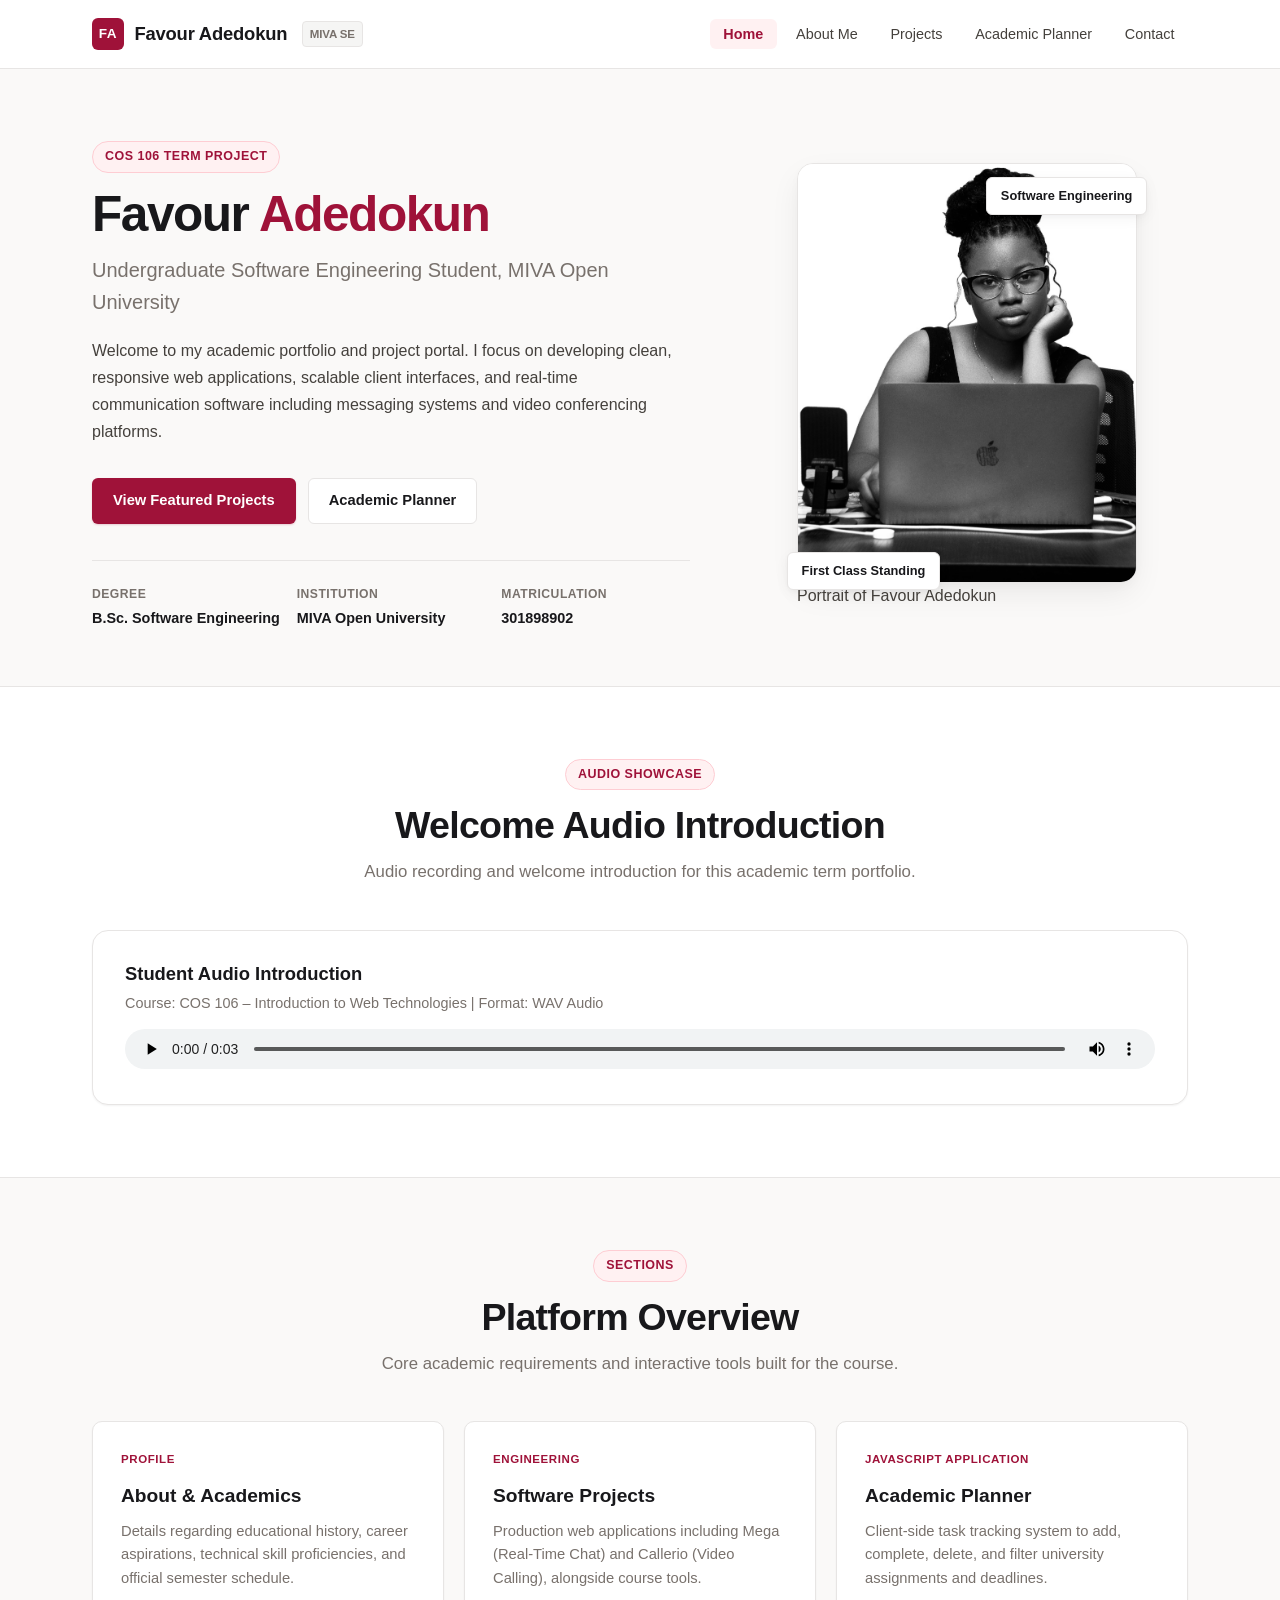
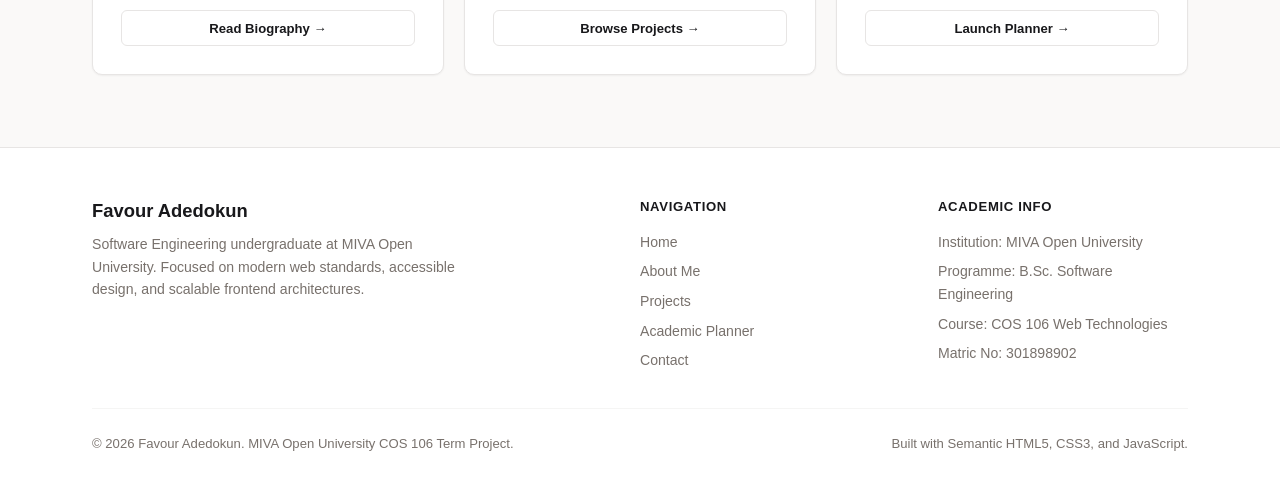
<file: index.html>
<!DOCTYPE html>
<html lang="en">

<head>
  <meta charset="UTF-8" />
  <meta http-equiv="refresh" content="0; url=html/index.html" />
  <meta name="viewport" content="width=device-width, initial-scale=1.0" />
  <title>Favour Adedokun | Software Engineering Portfolio</title>
  <script>
    window.location.replace("html/index.html");
  </script>
</head>

<body>
  <p>Redirecting to <a href="html/index.html">Favour Adedokun's Portfolio</a>...</p>
</body>

</html>
</file>
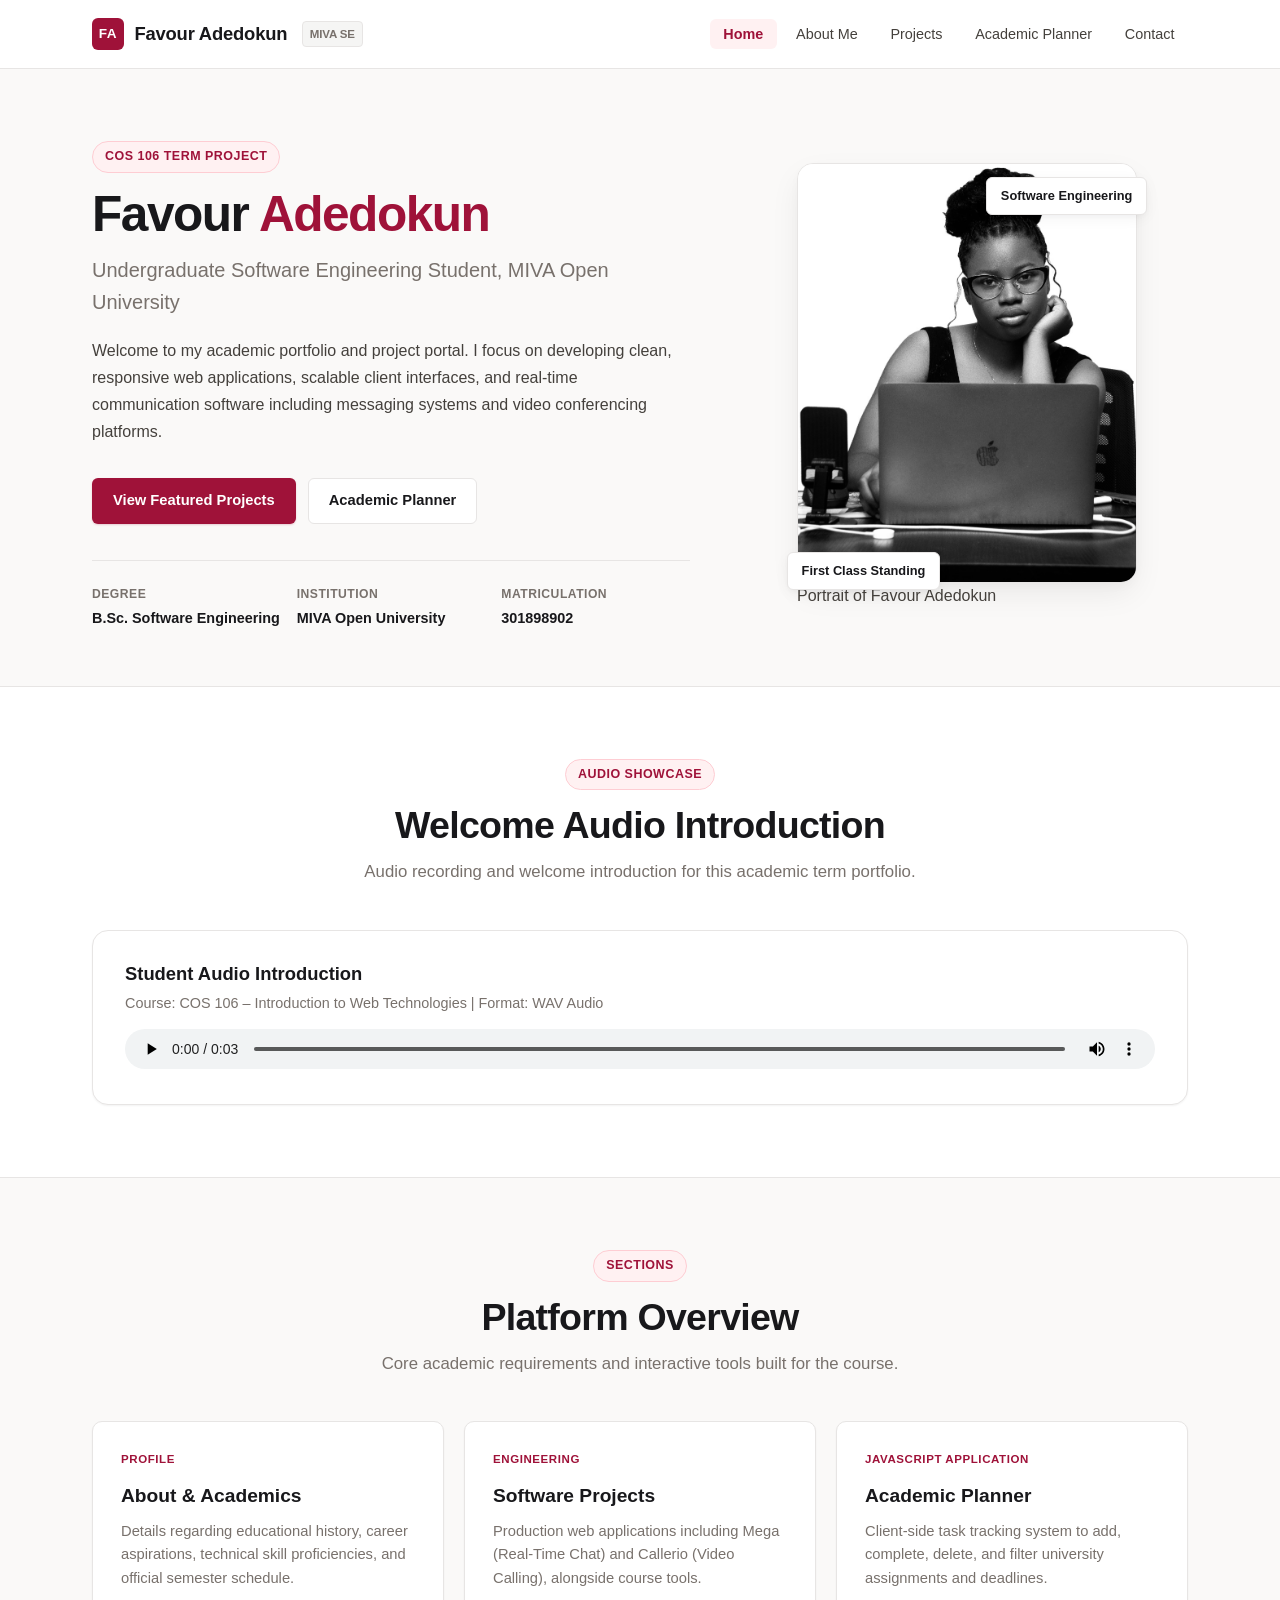
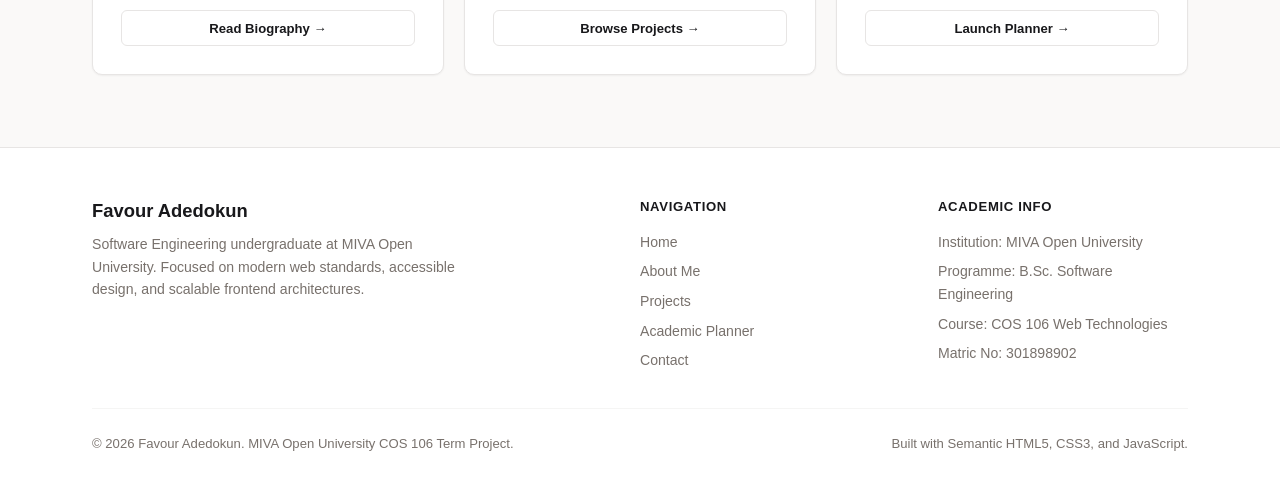
<file: html/index.html>
<!DOCTYPE html>
<html lang="en">
<head>
  <meta charset="UTF-8" />
  <meta name="viewport" content="width=device-width, initial-scale=1.0" />
  <meta name="description" content="Academic Portfolio and Student Management Platform for Favour Adedokun - Software Engineering at MIVA Open University" />
  <title>Favour Adedokun | Software Engineering Portfolio</title>
  <link rel="icon" type="image/svg+xml" href="../assets/images/favicon.svg" />
  <link rel="stylesheet" href="../css/style.css" />
</head>
<body>

  <header class="site-header">
    <div class="container">
      <nav class="navbar" aria-label="Main Navigation">
        <a href="index.html" class="nav-brand">
          <span class="brand-monogram">FA</span>
          <span>Favour Adedokun</span>
          <span class="brand-tag">MIVA SE</span>
        </a>

        <button class="nav-toggle" id="navToggle" aria-label="Toggle navigation menu" aria-expanded="false">
          <span></span>
          <span></span>
          <span></span>
        </button>

        <ul class="nav-menu" id="navMenu">
          <li><a href="index.html" class="nav-link active">Home</a></li>
          <li><a href="about.html" class="nav-link">About Me</a></li>
          <li><a href="projects.html" class="nav-link">Projects</a></li>
          <li><a href="planner.html" class="nav-link">Academic Planner</a></li>
          <li><a href="contact.html" class="nav-link">Contact</a></li>
        </ul>
      </nav>
    </div>
  </header>

  <main>
    <section class="hero-section">
      <div class="container">
        <div class="hero-grid">
          
          <article class="hero-intro">
            <span class="badge">COS 106 Term Project</span>
            <h1>
              Favour <span class="highlight">Adedokun</span>
            </h1>
            <p class="hero-tagline">
              Undergraduate Software Engineering Student, MIVA Open University
            </p>
            <p class="hero-bio">
              Welcome to my academic portfolio and project portal. I focus on developing clean, responsive web applications, 
              scalable client interfaces, and real-time communication software including messaging systems and video conferencing platforms.
            </p>

            <div class="hero-cta">
              <a href="projects.html" class="btn btn-primary">View Featured Projects</a>
              <a href="planner.html" class="btn btn-outline">Academic Planner</a>
            </div>

            <aside class="student-meta-strip">
              <div class="meta-pill">
                <strong>Degree</strong>
                <span>B.Sc. Software Engineering</span>
              </div>
              <div class="meta-pill">
                <strong>Institution</strong>
                <span>MIVA Open University</span>
              </div>
              <div class="meta-pill">
                <strong>Matriculation</strong>
                <span>301898902</span>
              </div>
            </aside>
          </article>

          <aside class="hero-visual">
            <div class="profile-card-wrapper">
              <figure>
                <img 
                  src="../assets/images/favour-adedokun.jpg" 
                  alt="Photograph of Favour Adedokun, Software Engineering student at MIVA Open University" 
                  class="profile-avatar-img"
                  width="340"
                  height="420"
                />
                <figcaption class="sr-only">Portrait of Favour Adedokun</figcaption>
              </figure>

              <div class="floating-badge badge-top">
                Software Engineering
              </div>
              <div class="floating-badge badge-bottom">
                First Class Standing
              </div>
            </div>
          </aside>

        </div>
      </div>
    </section>

    <section class="section-padding" style="background-color: var(--bg-surface); border-top: 1px solid var(--border-main); border-bottom: 1px solid var(--border-main);">
      <div class="container">
        <header class="section-header">
          <span class="badge">Audio Showcase</span>
          <h2>Welcome Audio Introduction</h2>
          <p>Audio recording and welcome introduction for this academic term portfolio.</p>
        </header>

        <div class="multimedia-card">
          <div class="audio-content">
            <h3>Student Audio Introduction</h3>
            <p>Course: COS 106 – Introduction to Web Technologies | Format: WAV Audio</p>
            <audio id="welcomeAudio" class="custom-audio-player" controls preload="metadata">
              <source src="../assets/media/welcome-audio.wav" type="audio/wav" />
              Your browser does not support the audio element.
            </audio>
          </div>
        </div>
      </div>
    </section>

    <section class="section-padding">
      <div class="container">
        <header class="section-header">
          <span class="badge">Sections</span>
          <h2>Platform Overview</h2>
          <p>Core academic requirements and interactive tools built for the course.</p>
        </header>

        <div class="features-grid">
          <article class="feature-box">
            <span class="feature-tag">Profile</span>
            <h3>About &amp; Academics</h3>
            <p>Details regarding educational history, career aspirations, technical skill proficiencies, and official semester schedule.</p>
            <a href="about.html" class="btn btn-outline btn-sm">Read Biography &rarr;</a>
          </article>

          <article class="feature-box">
            <span class="feature-tag">Engineering</span>
            <h3>Software Projects</h3>
            <p>Production web applications including Mega (Real-Time Chat) and Callerio (Video Calling), alongside course tools.</p>
            <a href="projects.html" class="btn btn-outline btn-sm">Browse Projects &rarr;</a>
          </article>

          <article class="feature-box">
            <span class="feature-tag">JavaScript Application</span>
            <h3>Academic Planner</h3>
            <p>Client-side task tracking system to add, complete, delete, and filter university assignments and deadlines.</p>
            <a href="planner.html" class="btn btn-outline btn-sm">Launch Planner &rarr;</a>
          </article>
        </div>

      </div>
    </section>
  </main>

  <footer class="site-footer">
    <div class="container">
      <div class="footer-grid">
        <div class="footer-brand">
          <h4>Favour Adedokun</h4>
          <p>
            Software Engineering undergraduate at MIVA Open University. Focused on modern web standards, 
            accessible design, and scalable frontend architectures.
          </p>
        </div>

        <div class="footer-col">
          <h5>Navigation</h5>
          <ul class="footer-links">
            <li><a href="index.html">Home</a></li>
            <li><a href="about.html">About Me</a></li>
            <li><a href="projects.html">Projects</a></li>
            <li><a href="planner.html">Academic Planner</a></li>
            <li><a href="contact.html">Contact</a></li>
          </ul>
        </div>

        <div class="footer-col">
          <h5>Academic Info</h5>
          <ul class="footer-links">
            <li>Institution: MIVA Open University</li>
            <li>Programme: B.Sc. Software Engineering</li>
            <li>Course: COS 106 Web Technologies</li>
            <li>Matric No: 301898902</li>
          </ul>
        </div>
      </div>

      <div class="footer-bottom">
        <p>&copy; <span id="currentYear">2025</span> Favour Adedokun. MIVA Open University COS 106 Term Project.</p>
        <p>Built with Semantic HTML5, CSS3, and JavaScript.</p>
      </div>
    </div>
  </footer>

  <script src="../js/main.js"></script>
</body>
</html>
</file>
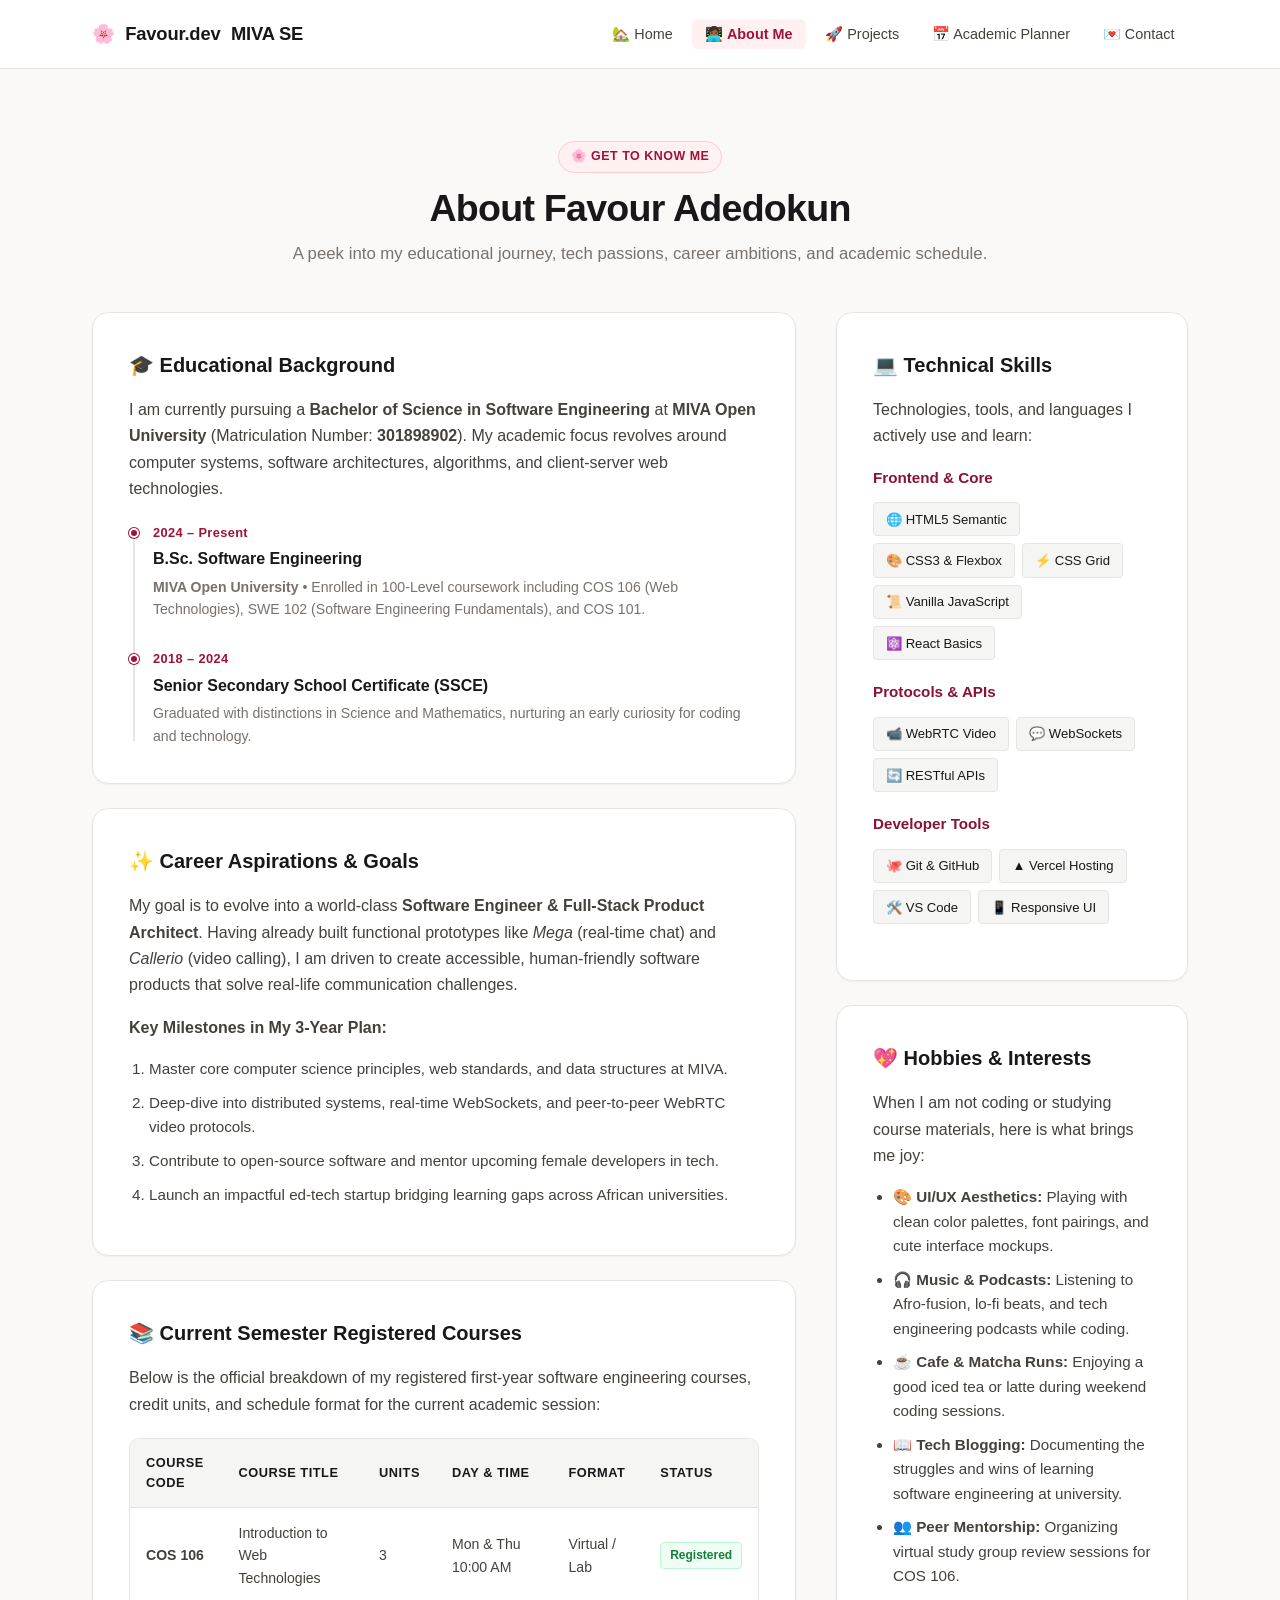
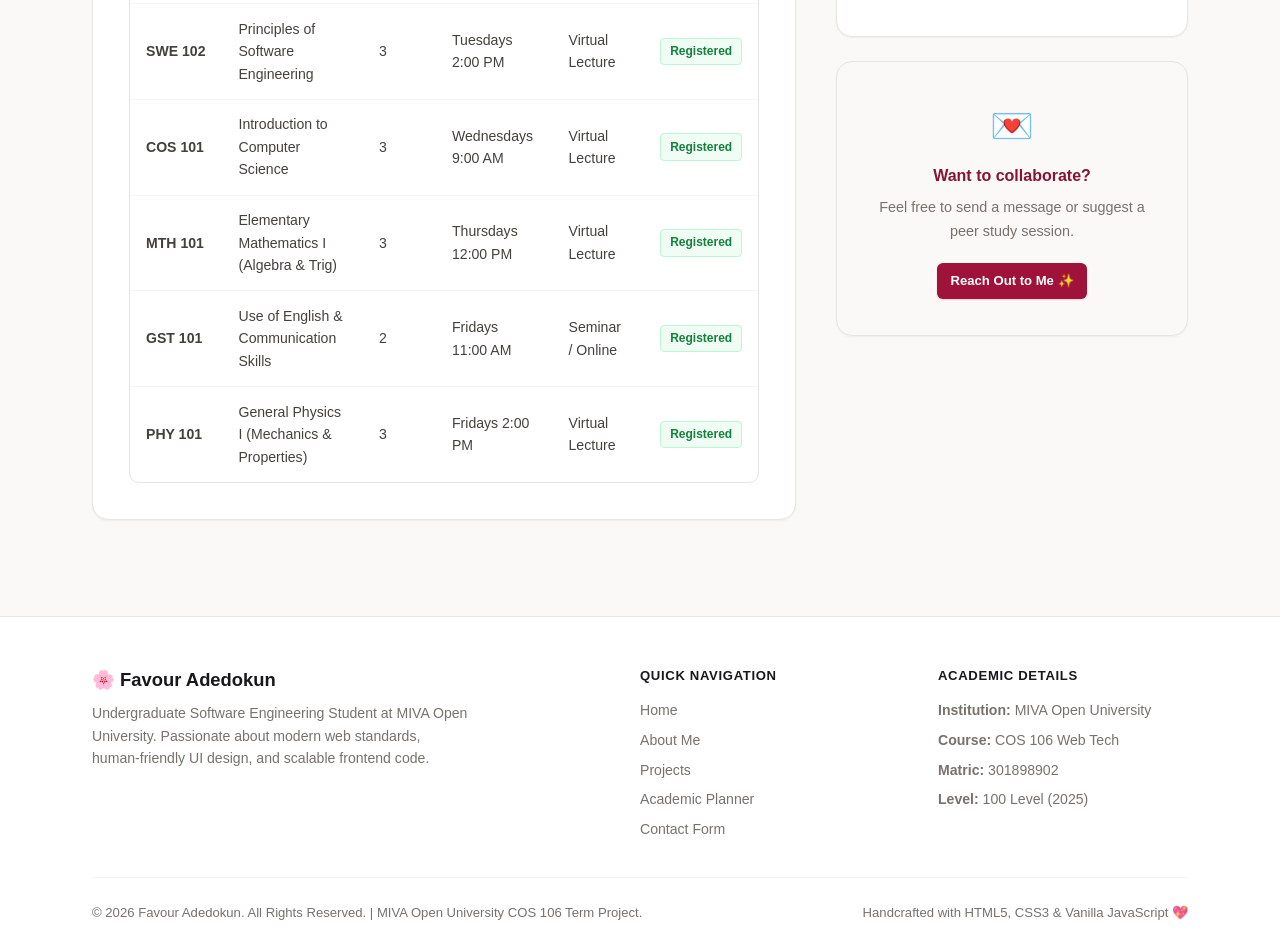
<file: about.html>
<!DOCTYPE html>
<html lang="en">
<head>
  <meta charset="UTF-8" />
  <meta name="viewport" content="width=device-width, initial-scale=1.0" />
  <meta name="description" content="About Favour Adedokun - Educational Background, Skills, Aspirations and Registered Courses at MIVA Open University" />
  <title>About Me | Favour Adedokun - Software Engineering</title>
  
  <link rel="icon" type="image/svg+xml" href="assets/images/favicon.svg" />
  <link rel="stylesheet" href="css/style.css" />
</head>
<body>

  <!-- Site Header & Navigation Bar -->
  <header class="site-header">
    <div class="container">
      <nav class="navbar" aria-label="Main Navigation">
        <a href="index.html" class="nav-brand">
          <span class="nav-brand-icon">🌸</span>
          <span>Favour.dev</span>
          <span class="nav-brand-sub">MIVA SE</span>
        </a>

        <button class="nav-toggle" id="navToggle" aria-label="Toggle navigation menu" aria-expanded="false">
          <span></span>
          <span></span>
          <span></span>
        </button>

        <ul class="nav-menu" id="navMenu">
          <li><a href="index.html" class="nav-link"><span>🏡</span> Home</a></li>
          <li><a href="about.html" class="nav-link active"><span>👩🏾‍💻</span> About Me</a></li>
          <li><a href="projects.html" class="nav-link"><span>🚀</span> Projects</a></li>
          <li><a href="planner.html" class="nav-link"><span>📅</span> Academic Planner</a></li>
          <li><a href="contact.html" class="nav-link"><span>💌</span> Contact</a></li>
        </ul>
      </nav>
    </div>
  </header>

  <main class="section-padding">
    <div class="container">
      
      <!-- Page Header -->
      <header class="section-header">
        <span class="badge">🌸 Get to Know Me</span>
        <h2>About Favour Adedokun</h2>
        <p>A peek into my educational journey, tech passions, career ambitions, and academic schedule.</p>
      </header>

      <!-- Main About Layout: 2 Columns -->
      <div class="about-grid">
        
        <!-- Left Main Column -->
        <div>
          
          <!-- Educational Background Section -->
          <article class="about-card">
            <h3><span>🎓</span> Educational Background</h3>
            <p>
              I am currently pursuing a <strong>Bachelor of Science in Software Engineering</strong> at 
              <strong>MIVA Open University</strong> (Matriculation Number: <strong>301898902</strong>). 
              My academic focus revolves around computer systems, software architectures, algorithms, 
              and client-server web technologies.
            </p>

            <ul class="timeline">
              <li class="timeline-item">
                <div class="timeline-year">2024 – Present</div>
                <div class="timeline-title">B.Sc. Software Engineering</div>
                <div class="timeline-desc">
                  <strong>MIVA Open University</strong> • Enrolled in 100-Level coursework including 
                  COS 106 (Web Technologies), SWE 102 (Software Engineering Fundamentals), and COS 101.
                </div>
              </li>
              <li class="timeline-item">
                <div class="timeline-year">2018 – 2024</div>
                <div class="timeline-title">Senior Secondary School Certificate (SSCE)</div>
                <div class="timeline-desc">
                  Graduated with distinctions in Science and Mathematics, nurturing an early curiosity for coding and technology.
                </div>
              </li>
            </ul>
          </article>

          <!-- Career Aspirations Section -->
          <article class="about-card">
            <h3><span>✨</span> Career Aspirations &amp; Goals</h3>
            <p>
              My goal is to evolve into a world-class <strong>Software Engineer &amp; Full-Stack Product Architect</strong>. 
              Having already built functional prototypes like <em>Mega</em> (real-time chat) and <em>Callerio</em> (video calling), 
              I am driven to create accessible, human-friendly software products that solve real-life communication challenges.
            </p>
            
            <p><strong>Key Milestones in My 3-Year Plan:</strong></p>
            <!-- HTML Rubric: Ordered List -->
            <ol class="custom-list">
              <li>Master core computer science principles, web standards, and data structures at MIVA.</li>
              <li>Deep-dive into distributed systems, real-time WebSockets, and peer-to-peer WebRTC video protocols.</li>
              <li>Contribute to open-source software and mentor upcoming female developers in tech.</li>
              <li>Launch an impactful ed-tech startup bridging learning gaps across African universities.</li>
            </ol>
          </article>

          <!-- Academic Table: Registered Semester Courses (HTML Table Requirement) -->
          <article class="about-card">
            <h3><span>📚</span> Current Semester Registered Courses</h3>
            <p>
              Below is the official breakdown of my registered first-year software engineering courses, 
              credit units, and schedule format for the current academic session:
            </p>

            <div class="table-responsive">
              <table class="academic-table" summary="Current registered courses for Favour Adedokun in Software Engineering at MIVA Open University">
                <thead>
                  <tr>
                    <th scope="col">Course Code</th>
                    <th scope="col">Course Title</th>
                    <th scope="col">Units</th>
                    <th scope="col">Day &amp; Time</th>
                    <th scope="col">Format</th>
                    <th scope="col">Status</th>
                  </tr>
                </thead>
                <tbody>
                  <tr>
                    <td><strong>COS 106</strong></td>
                    <td>Introduction to Web Technologies</td>
                    <td>3</td>
                    <td>Mon &amp; Thu 10:00 AM</td>
                    <td>Virtual / Lab</td>
                    <td><span class="status-badge registered">Registered</span></td>
                  </tr>
                  <tr>
                    <td><strong>SWE 102</strong></td>
                    <td>Principles of Software Engineering</td>
                    <td>3</td>
                    <td>Tuesdays 2:00 PM</td>
                    <td>Virtual Lecture</td>
                    <td><span class="status-badge registered">Registered</span></td>
                  </tr>
                  <tr>
                    <td><strong>COS 101</strong></td>
                    <td>Introduction to Computer Science</td>
                    <td>3</td>
                    <td>Wednesdays 9:00 AM</td>
                    <td>Virtual Lecture</td>
                    <td><span class="status-badge registered">Registered</span></td>
                  </tr>
                  <tr>
                    <td><strong>MTH 101</strong></td>
                    <td>Elementary Mathematics I (Algebra &amp; Trig)</td>
                    <td>3</td>
                    <td>Thursdays 12:00 PM</td>
                    <td>Virtual Lecture</td>
                    <td><span class="status-badge registered">Registered</span></td>
                  </tr>
                  <tr>
                    <td><strong>GST 101</strong></td>
                    <td>Use of English &amp; Communication Skills</td>
                    <td>2</td>
                    <td>Fridays 11:00 AM</td>
                    <td>Seminar / Online</td>
                    <td><span class="status-badge registered">Registered</span></td>
                  </tr>
                  <tr>
                    <td><strong>PHY 101</strong></td>
                    <td>General Physics I (Mechanics &amp; Properties)</td>
                    <td>3</td>
                    <td>Fridays 2:00 PM</td>
                    <td>Virtual Lecture</td>
                    <td><span class="status-badge registered">Registered</span></td>
                  </tr>
                </tbody>
              </table>
            </div>
          </article>

        </div>

        <!-- Right Sidebar Column -->
        <aside>
          
          <!-- Technical Skills Card -->
          <div class="about-card">
            <h3><span>💻</span> Technical Skills</h3>
            <p>Technologies, tools, and languages I actively use and learn:</p>

            <h4 style="font-size: 0.95rem; color: var(--text-brand); margin-top: 1rem;">Frontend &amp; Core</h4>
            <div class="skills-container">
              <span class="skill-tag">🌐 HTML5 Semantic</span>
              <span class="skill-tag">🎨 CSS3 &amp; Flexbox</span>
              <span class="skill-tag">⚡ CSS Grid</span>
              <span class="skill-tag">📜 Vanilla JavaScript</span>
              <span class="skill-tag">⚛️ React Basics</span>
            </div>

            <h4 style="font-size: 0.95rem; color: var(--text-brand); margin-top: 1.25rem;">Protocols &amp; APIs</h4>
            <div class="skills-container">
              <span class="skill-tag">📹 WebRTC Video</span>
              <span class="skill-tag">💬 WebSockets</span>
              <span class="skill-tag">🔄 RESTful APIs</span>
            </div>

            <h4 style="font-size: 0.95rem; color: var(--text-brand); margin-top: 1.25rem;">Developer Tools</h4>
            <div class="skills-container">
              <span class="skill-tag">🐙 Git &amp; GitHub</span>
              <span class="skill-tag">▲ Vercel Hosting</span>
              <span class="skill-tag">🛠️ VS Code</span>
              <span class="skill-tag">📱 Responsive UI</span>
            </div>
          </div>

          <!-- Hobbies & Interests Card (HTML Rubric: Unordered List) -->
          <div class="about-card">
            <h3><span>💖</span> Hobbies &amp; Interests</h3>
            <p>When I am not coding or studying course materials, here is what brings me joy:</p>

            <ul class="custom-list">
              <li>🎨 <strong>UI/UX Aesthetics:</strong> Playing with clean color palettes, font pairings, and cute interface mockups.</li>
              <li>🎧 <strong>Music &amp; Podcasts:</strong> Listening to Afro-fusion, lo-fi beats, and tech engineering podcasts while coding.</li>
              <li>☕ <strong>Cafe &amp; Matcha Runs:</strong> Enjoying a good iced tea or latte during weekend coding sessions.</li>
              <li>📖 <strong>Tech Blogging:</strong> Documenting the struggles and wins of learning software engineering at university.</li>
              <li>👥 <strong>Peer Mentorship:</strong> Organizing virtual study group review sessions for COS 106.</li>
            </ul>
          </div>

          <!-- Quick Connect Card -->
          <div class="about-card" style="background: var(--bg-alt); text-align: center;">
            <div style="font-size: 2.2rem; margin-bottom: 0.5rem;">💌</div>
            <h4 style="color: var(--text-brand); margin-bottom: 0.5rem;">Want to collaborate?</h4>
            <p style="font-size: 0.9rem; color: var(--text-muted); margin-bottom: 1.2rem;">
              Feel free to send a message or suggest a peer study session.
            </p>
            <a href="contact.html" class="btn btn-primary btn-sm">Reach Out to Me ✨</a>
          </div>

        </aside>

      </div>
    </div>
  </main>

  <!-- Site Footer -->
  <footer class="site-footer">
    <div class="container">
      <div class="footer-grid">
        <div class="footer-brand">
          <h4>🌸 Favour Adedokun</h4>
          <p>
            Undergraduate Software Engineering Student at MIVA Open University. 
            Passionate about modern web standards, human-friendly UI design, and scalable frontend code.
          </p>
        </div>

        <div class="footer-col">
          <h5>Quick Navigation</h5>
          <ul class="footer-links">
            <li><a href="index.html">Home</a></li>
            <li><a href="about.html">About Me</a></li>
            <li><a href="projects.html">Projects</a></li>
            <li><a href="planner.html">Academic Planner</a></li>
            <li><a href="contact.html">Contact Form</a></li>
          </ul>
        </div>

        <div class="footer-col">
          <h5>Academic Details</h5>
          <ul class="footer-links">
            <li><strong>Institution:</strong> MIVA Open University</li>
            <li><strong>Course:</strong> COS 106 Web Tech</li>
            <li><strong>Matric:</strong> 301898902</li>
            <li><strong>Level:</strong> 100 Level (2025)</li>
          </ul>
        </div>
      </div>

      <div class="footer-bottom">
        <p>
          &copy; <span id="currentYear">2025</span> Favour Adedokun. All Rights Reserved. | MIVA Open University COS 106 Term Project.
        </p>
        <p>
          Handcrafted with HTML5, CSS3 &amp; Vanilla JavaScript 💖
        </p>
      </div>
    </div>
  </footer>

  <script src="js/main.js"></script>
</body>
</html>
</file>
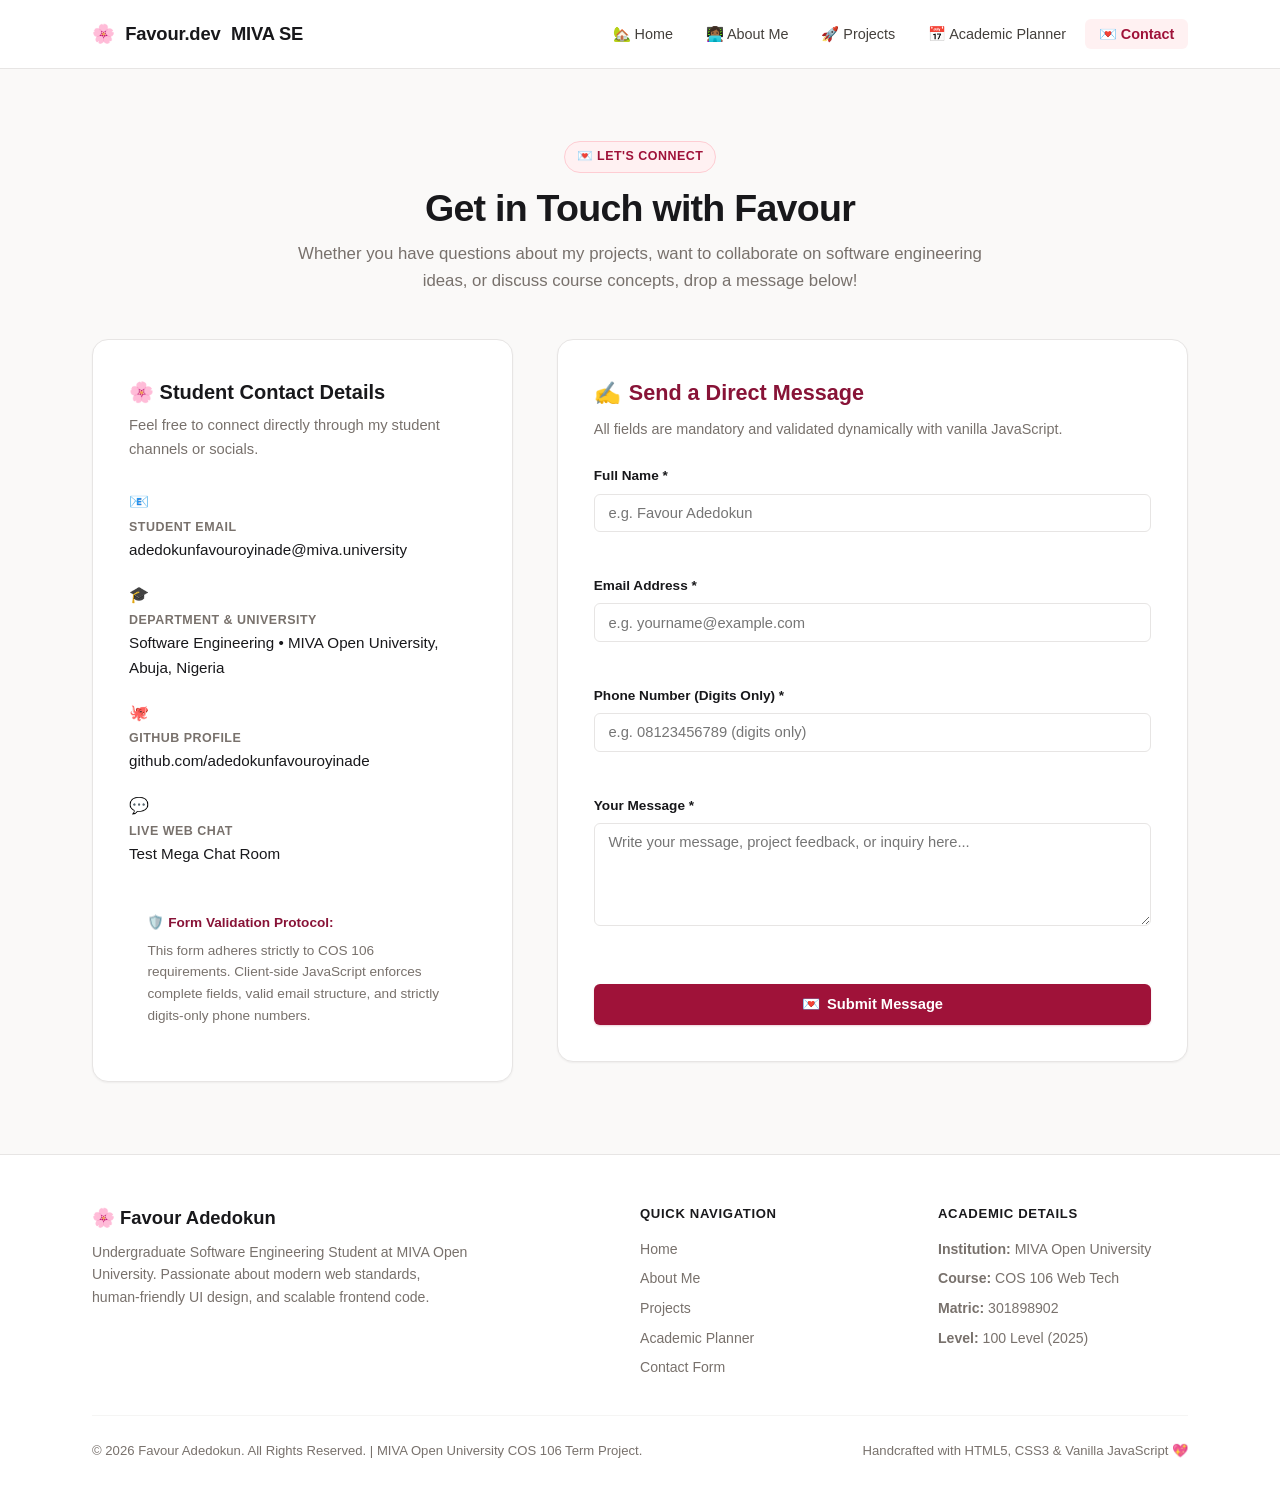
<file: contact.html>
<!DOCTYPE html>
<html lang="en">
<head>
  <meta charset="UTF-8" />
  <meta name="viewport" content="width=device-width, initial-scale=1.0" />
  <meta name="description" content="Contact Favour Adedokun - Send a message, peer collaboration or academic inquiry" />
  <title>Contact Me | Favour Adedokun - Software Engineering</title>
  
  <link rel="icon" type="image/svg+xml" href="assets/images/favicon.svg" />
  <link rel="stylesheet" href="css/style.css" />
</head>
<body>

  <!-- Site Header & Navigation Bar -->
  <header class="site-header">
    <div class="container">
      <nav class="navbar" aria-label="Main Navigation">
        <a href="index.html" class="nav-brand">
          <span class="nav-brand-icon">🌸</span>
          <span>Favour.dev</span>
          <span class="nav-brand-sub">MIVA SE</span>
        </a>

        <button class="nav-toggle" id="navToggle" aria-label="Toggle navigation menu" aria-expanded="false">
          <span></span>
          <span></span>
          <span></span>
        </button>

        <ul class="nav-menu" id="navMenu">
          <li><a href="index.html" class="nav-link"><span>🏡</span> Home</a></li>
          <li><a href="about.html" class="nav-link"><span>👩🏾‍💻</span> About Me</a></li>
          <li><a href="projects.html" class="nav-link"><span>🚀</span> Projects</a></li>
          <li><a href="planner.html" class="nav-link"><span>📅</span> Academic Planner</a></li>
          <li><a href="contact.html" class="nav-link active"><span>💌</span> Contact</a></li>
        </ul>
      </nav>
    </div>
  </header>

  <main class="section-padding">
    <div class="container">
      
      <!-- Section Header -->
      <header class="section-header">
        <span class="badge">💌 Let's Connect</span>
        <h2>Get in Touch with Favour</h2>
        <p>
          Whether you have questions about my projects, want to collaborate on software engineering ideas, 
          or discuss course concepts, drop a message below!
        </p>
      </header>

      <!-- Contact Layout: Left Info Card, Right Form -->
      <div class="contact-layout">
        
        <!-- Left: Contact Details & Campus Links -->
        <aside class="contact-info-card">
          <h3><span>🌸</span> Student Contact Details</h3>
          <p style="font-size: 0.92rem; color: var(--text-muted);">
            Feel free to connect directly through my student channels or socials.
          </p>

          <ul class="contact-methods">
            <li class="contact-item">
              <div class="contact-icon" aria-hidden="true">📧</div>
              <div class="contact-text">
                <h4>Student Email</h4>
                <p><a href="mailto:adedokunfavouroyinade@miva.university">adedokunfavouroyinade@miva.university</a></p>
              </div>
            </li>

            <li class="contact-item">
              <div class="contact-icon" aria-hidden="true">🎓</div>
              <div class="contact-text">
                <h4>Department &amp; University</h4>
                <p>Software Engineering • MIVA Open University, Abuja, Nigeria</p>
              </div>
            </li>

            <li class="contact-item">
              <div class="contact-icon" aria-hidden="true">🐙</div>
              <div class="contact-text">
                <h4>GitHub Profile</h4>
                <p><a href="https://github.com/adedokunfavouroyinade" target="_blank" rel="noopener noreferrer">github.com/adedokunfavouroyinade</a></p>
              </div>
            </li>

            <li class="contact-item">
              <div class="contact-icon" aria-hidden="true">💬</div>
              <div class="contact-text">
                <h4>Live Web Chat</h4>
                <p><a href="https://mega-frontend-zeta.vercel.app" target="_blank" rel="noopener noreferrer">Test Mega Chat Room</a></p>
              </div>
            </li>
          </ul>

          <!-- Academic Assurance Box -->
          <div style="margin-top: 1.5rem; padding: 1.15rem; background: var(--bg-alt); border-radius: var(--radius-md); border: 1px dashed var(--border-color); font-size: 0.85rem; color: var(--text-muted);">
            <strong style="color: var(--text-brand);">🛡️ Form Validation Protocol:</strong>
            <p style="margin-top: 0.35rem;">
              This form adheres strictly to COS 106 requirements. Client-side JavaScript enforces complete fields, 
              valid email structure, and strictly digits-only phone numbers.
            </p>
          </div>
        </aside>

        <!-- Right: Interactive Validated Contact Form -->
        <section class="contact-form-card">
          <h3 style="font-size: 1.35rem; color: var(--text-brand); margin-bottom: 0.5rem; display: flex; align-items: center; gap: 0.5rem;">
            <span>✍️</span> Send a Direct Message
          </h3>
          <p style="font-size: 0.9rem; color: var(--text-muted); margin-bottom: 1.5rem;">
            All fields are mandatory and validated dynamically with vanilla JavaScript.
          </p>

          <!-- Feedback Banners -->
          <div id="alertSuccess" class="alert-box alert-success" role="alert" aria-live="assertive"></div>
          <div id="alertError" class="alert-box alert-danger" role="alert" aria-live="assertive"></div>

          <form id="contactForm" novalidate>
            
            <!-- Field 1: Full Name -->
            <div class="form-group">
              <label for="fullName" class="form-label">Full Name *</label>
              <input 
                type="text" 
                id="fullName" 
                name="fullName" 
                class="form-control" 
                placeholder="e.g. Favour Adedokun" 
                autocomplete="name" 
                required 
              />
              <span id="nameError" class="error-msg" aria-live="polite"></span>
            </div>

            <!-- Field 2: Email Address -->
            <div class="form-group">
              <label for="emailAddress" class="form-label">Email Address *</label>
              <input 
                type="email" 
                id="emailAddress" 
                name="emailAddress" 
                class="form-control" 
                placeholder="e.g. yourname@example.com" 
                autocomplete="email" 
                required 
              />
              <span id="emailError" class="error-msg" aria-live="polite"></span>
            </div>

            <!-- Field 3: Phone Number (Digits only requirement) -->
            <div class="form-group">
              <label for="phoneNumber" class="form-label">Phone Number (Digits Only) *</label>
              <input 
                type="tel" 
                id="phoneNumber" 
                name="phoneNumber" 
                class="form-control" 
                placeholder="e.g. 08123456789 (digits only)" 
                autocomplete="tel" 
                required 
              />
              <span id="phoneError" class="error-msg" aria-live="polite"></span>
            </div>

            <!-- Field 4: Message -->
            <div class="form-group">
              <label for="messageText" class="form-label">Your Message *</label>
              <textarea 
                id="messageText" 
                name="messageText" 
                class="form-control" 
                rows="5" 
                placeholder="Write your message, project feedback, or inquiry here..." 
                required
              ></textarea>
              <span id="messageError" class="error-msg" aria-live="polite"></span>
            </div>

            <!-- Submit Button -->
            <button type="submit" id="submitBtn" class="btn btn-primary" style="width: 100%; margin-top: 0.5rem;">
              <span>💌</span> Submit Message
            </button>
          </form>
        </section>

      </div>

    </div>
  </main>

  <!-- Site Footer -->
  <footer class="site-footer">
    <div class="container">
      <div class="footer-grid">
        <div class="footer-brand">
          <h4>🌸 Favour Adedokun</h4>
          <p>
            Undergraduate Software Engineering Student at MIVA Open University. 
            Passionate about modern web standards, human-friendly UI design, and scalable frontend code.
          </p>
        </div>

        <div class="footer-col">
          <h5>Quick Navigation</h5>
          <ul class="footer-links">
            <li><a href="index.html">Home</a></li>
            <li><a href="about.html">About Me</a></li>
            <li><a href="projects.html">Projects</a></li>
            <li><a href="planner.html">Academic Planner</a></li>
            <li><a href="contact.html">Contact Form</a></li>
          </ul>
        </div>

        <div class="footer-col">
          <h5>Academic Details</h5>
          <ul class="footer-links">
            <li><strong>Institution:</strong> MIVA Open University</li>
            <li><strong>Course:</strong> COS 106 Web Tech</li>
            <li><strong>Matric:</strong> 301898902</li>
            <li><strong>Level:</strong> 100 Level (2025)</li>
          </ul>
        </div>
      </div>

      <div class="footer-bottom">
        <p>
          &copy; <span id="currentYear">2025</span> Favour Adedokun. All Rights Reserved. | MIVA Open University COS 106 Term Project.
        </p>
        <p>
          Handcrafted with HTML5, CSS3 &amp; Vanilla JavaScript 💖
        </p>
      </div>
    </div>
  </footer>

  <!-- Scripts -->
  <script src="js/main.js"></script>
  <script src="js/contact.js"></script>
</body>
</html>
</file>
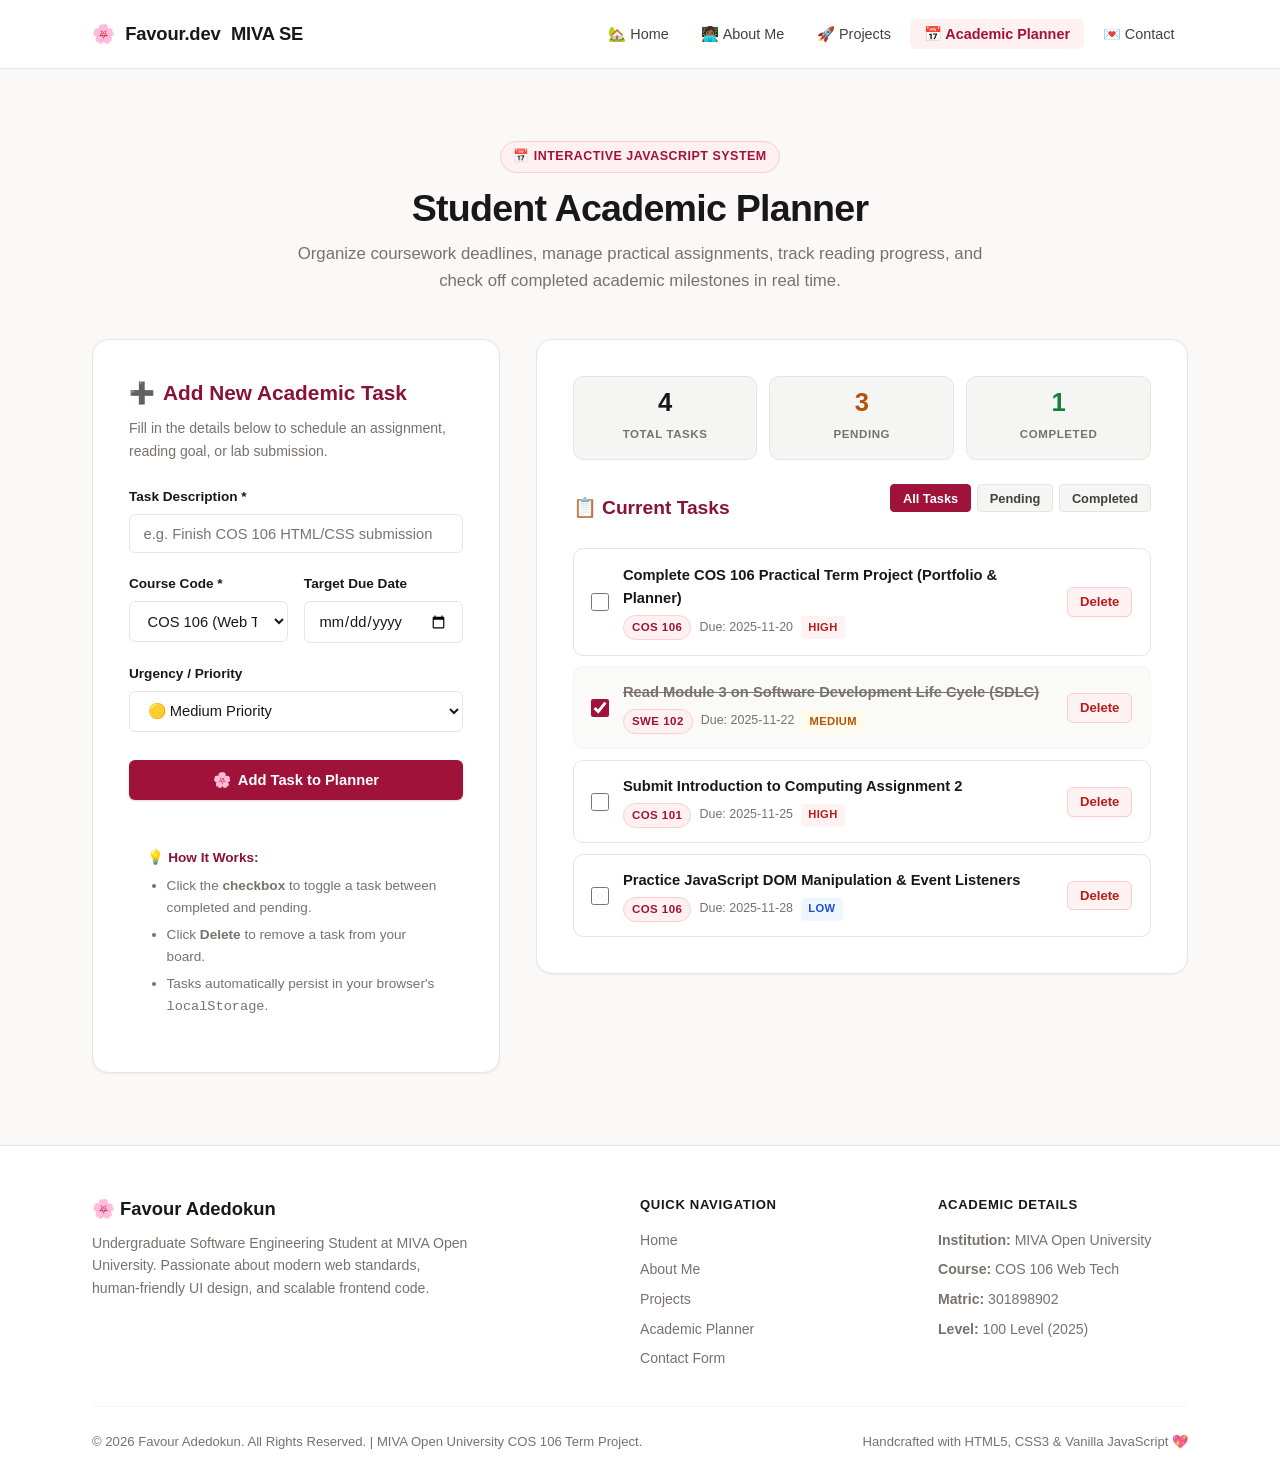
<file: planner.html>
<!DOCTYPE html>
<html lang="en">
<head>
  <meta charset="UTF-8" />
  <meta name="viewport" content="width=device-width, initial-scale=1.0" />
  <meta name="description" content="Interactive Student Academic Planner - Add, complete, and organize university tasks for Favour Adedokun" />
  <title>Academic Planner | Favour Adedokun - Software Engineering</title>
  
  <link rel="icon" type="image/svg+xml" href="assets/images/favicon.svg" />
  <link rel="stylesheet" href="css/style.css" />
</head>
<body>

  <!-- Site Header & Navigation Bar -->
  <header class="site-header">
    <div class="container">
      <nav class="navbar" aria-label="Main Navigation">
        <a href="index.html" class="nav-brand">
          <span class="nav-brand-icon">🌸</span>
          <span>Favour.dev</span>
          <span class="nav-brand-sub">MIVA SE</span>
        </a>

        <button class="nav-toggle" id="navToggle" aria-label="Toggle navigation menu" aria-expanded="false">
          <span></span>
          <span></span>
          <span></span>
        </button>

        <ul class="nav-menu" id="navMenu">
          <li><a href="index.html" class="nav-link"><span>🏡</span> Home</a></li>
          <li><a href="about.html" class="nav-link"><span>👩🏾‍💻</span> About Me</a></li>
          <li><a href="projects.html" class="nav-link"><span>🚀</span> Projects</a></li>
          <li><a href="planner.html" class="nav-link active"><span>📅</span> Academic Planner</a></li>
          <li><a href="contact.html" class="nav-link"><span>💌</span> Contact</a></li>
        </ul>
      </nav>
    </div>
  </header>

  <main class="section-padding">
    <div class="container">
      
      <!-- Section Header -->
      <header class="section-header">
        <span class="badge">📅 Interactive JavaScript System</span>
        <h2>Student Academic Planner</h2>
        <p>
          Organize coursework deadlines, manage practical assignments, track reading progress, 
          and check off completed academic milestones in real time.
        </p>
      </header>

      <!-- Planner Layout: Form on Left, Dynamic Task Board on Right -->
      <div class="planner-layout">
        
        <!-- Left: Task Creation Form (HTML Form & Event Handling) -->
        <section class="planner-form-card">
          <h3 style="font-size: 1.3rem; color: var(--text-brand); margin-bottom: 0.5rem; display: flex; align-items: center; gap: 0.5rem;">
            <span>➕</span> Add New Academic Task
          </h3>
          <p style="font-size: 0.88rem; color: var(--text-muted); margin-bottom: 1.5rem;">
            Fill in the details below to schedule an assignment, reading goal, or lab submission.
          </p>

          <form id="taskForm" novalidate>
            <!-- Task Title -->
            <div class="form-group">
              <label for="taskTitle" class="form-label">Task Description *</label>
              <input 
                type="text" 
                id="taskTitle" 
                class="form-control" 
                placeholder="e.g. Finish COS 106 HTML/CSS submission" 
                required 
              />
            </div>

            <!-- Course Code & Due Date -->
            <div class="form-row">
              <div class="form-group">
                <label for="taskCourse" class="form-label">Course Code *</label>
                <select id="taskCourse" class="form-control" required>
                  <option value="COS 106">COS 106 (Web Tech)</option>
                  <option value="SWE 102">SWE 102 (Software Eng.)</option>
                  <option value="COS 101">COS 101 (Intro to CS)</option>
                  <option value="MTH 101">MTH 101 (Mathematics)</option>
                  <option value="GST 101">GST 101 (Use of English)</option>
                  <option value="PHY 101">PHY 101 (Physics I)</option>
                  <option value="General">General / Personal</option>
                </select>
              </div>

              <div class="form-group">
                <label for="taskDueDate" class="form-label">Target Due Date</label>
                <input 
                  type="date" 
                  id="taskDueDate" 
                  class="form-control" 
                />
              </div>
            </div>

            <!-- Priority -->
            <div class="form-group">
              <label for="taskPriority" class="form-label">Urgency / Priority</label>
              <select id="taskPriority" class="form-control">
                <option value="high">🔴 High Priority (Urgent)</option>
                <option value="medium" selected>🟡 Medium Priority</option>
                <option value="low">🔵 Low Priority (Flexible)</option>
              </select>
            </div>

            <!-- Submit Button -->
            <button type="submit" class="btn btn-primary" style="width: 100%; margin-top: 0.5rem;">
              <span>🌸</span> Add Task to Planner
            </button>
          </form>

          <!-- Instructions Card -->
          <div style="margin-top: 1.75rem; padding: 1.15rem; background: var(--bg-alt); border-radius: var(--radius-md); border: 1px dashed var(--border-color); font-size: 0.85rem; color: var(--text-muted);">
            <strong style="color: var(--text-brand);">💡 How It Works:</strong>
            <ul style="padding-left: 1.2rem; margin-top: 0.4rem; display: flex; flex-direction: column; gap: 0.35rem;">
              <li>Click the <strong>checkbox</strong> to toggle a task between completed and pending.</li>
              <li>Click <strong>Delete</strong> to remove a task from your board.</li>
              <li>Tasks automatically persist in your browser's <code>localStorage</code>.</li>
            </ul>
          </div>
        </section>

        <!-- Right: Task Board & Stats -->
        <section class="planner-list-card">
          
          <!-- Live Statistics Strip -->
          <div class="planner-stats-strip">
            <div class="stat-box">
              <span class="stat-num" id="totalCount">0</span>
              <span class="stat-label">Total Tasks</span>
            </div>
            <div class="stat-box">
              <span class="stat-num" id="pendingCount" style="color: var(--warning);">0</span>
              <span class="stat-label">Pending</span>
            </div>
            <div class="stat-box">
              <span class="stat-num" id="completedCount" style="color: var(--success);">0</span>
              <span class="stat-label">Completed</span>
            </div>
          </div>

          <!-- Filter Navigation Tabs -->
          <div style="display: flex; justify-content: space-between; align-items: center; margin-bottom: 1rem; flex-wrap: wrap; gap: 0.5rem;">
            <h3 style="font-size: 1.2rem; color: var(--text-brand);">
              <span>📋</span> Current Tasks
            </h3>

            <div class="filter-bar" role="group" aria-label="Task Filter">
              <button class="filter-btn active" data-filter="all">All Tasks</button>
              <button class="filter-btn" data-filter="pending">Pending</button>
              <button class="filter-btn" data-filter="completed">Completed</button>
            </div>
          </div>

          <!-- Dynamic Task List Container (Populated via planner.js) -->
          <div id="taskList" class="task-list" aria-live="polite">
            <!-- JavaScript dynamically injects tasks here -->
          </div>

        </section>

      </div>

    </div>
  </main>

  <!-- Site Footer -->
  <footer class="site-footer">
    <div class="container">
      <div class="footer-grid">
        <div class="footer-brand">
          <h4>🌸 Favour Adedokun</h4>
          <p>
            Undergraduate Software Engineering Student at MIVA Open University. 
            Passionate about modern web standards, human-friendly UI design, and scalable frontend code.
          </p>
        </div>

        <div class="footer-col">
          <h5>Quick Navigation</h5>
          <ul class="footer-links">
            <li><a href="index.html">Home</a></li>
            <li><a href="about.html">About Me</a></li>
            <li><a href="projects.html">Projects</a></li>
            <li><a href="planner.html">Academic Planner</a></li>
            <li><a href="contact.html">Contact Form</a></li>
          </ul>
        </div>

        <div class="footer-col">
          <h5>Academic Details</h5>
          <ul class="footer-links">
            <li><strong>Institution:</strong> MIVA Open University</li>
            <li><strong>Course:</strong> COS 106 Web Tech</li>
            <li><strong>Matric:</strong> 301898902</li>
            <li><strong>Level:</strong> 100 Level (2025)</li>
          </ul>
        </div>
      </div>

      <div class="footer-bottom">
        <p>
          &copy; <span id="currentYear">2025</span> Favour Adedokun. All Rights Reserved. | MIVA Open University COS 106 Term Project.
        </p>
        <p>
          Handcrafted with HTML5, CSS3 &amp; Vanilla JavaScript 💖
        </p>
      </div>
    </div>
  </footer>

  <!-- Scripts -->
  <script src="js/main.js"></script>
  <script src="js/planner.js"></script>
</body>
</html>
</file>
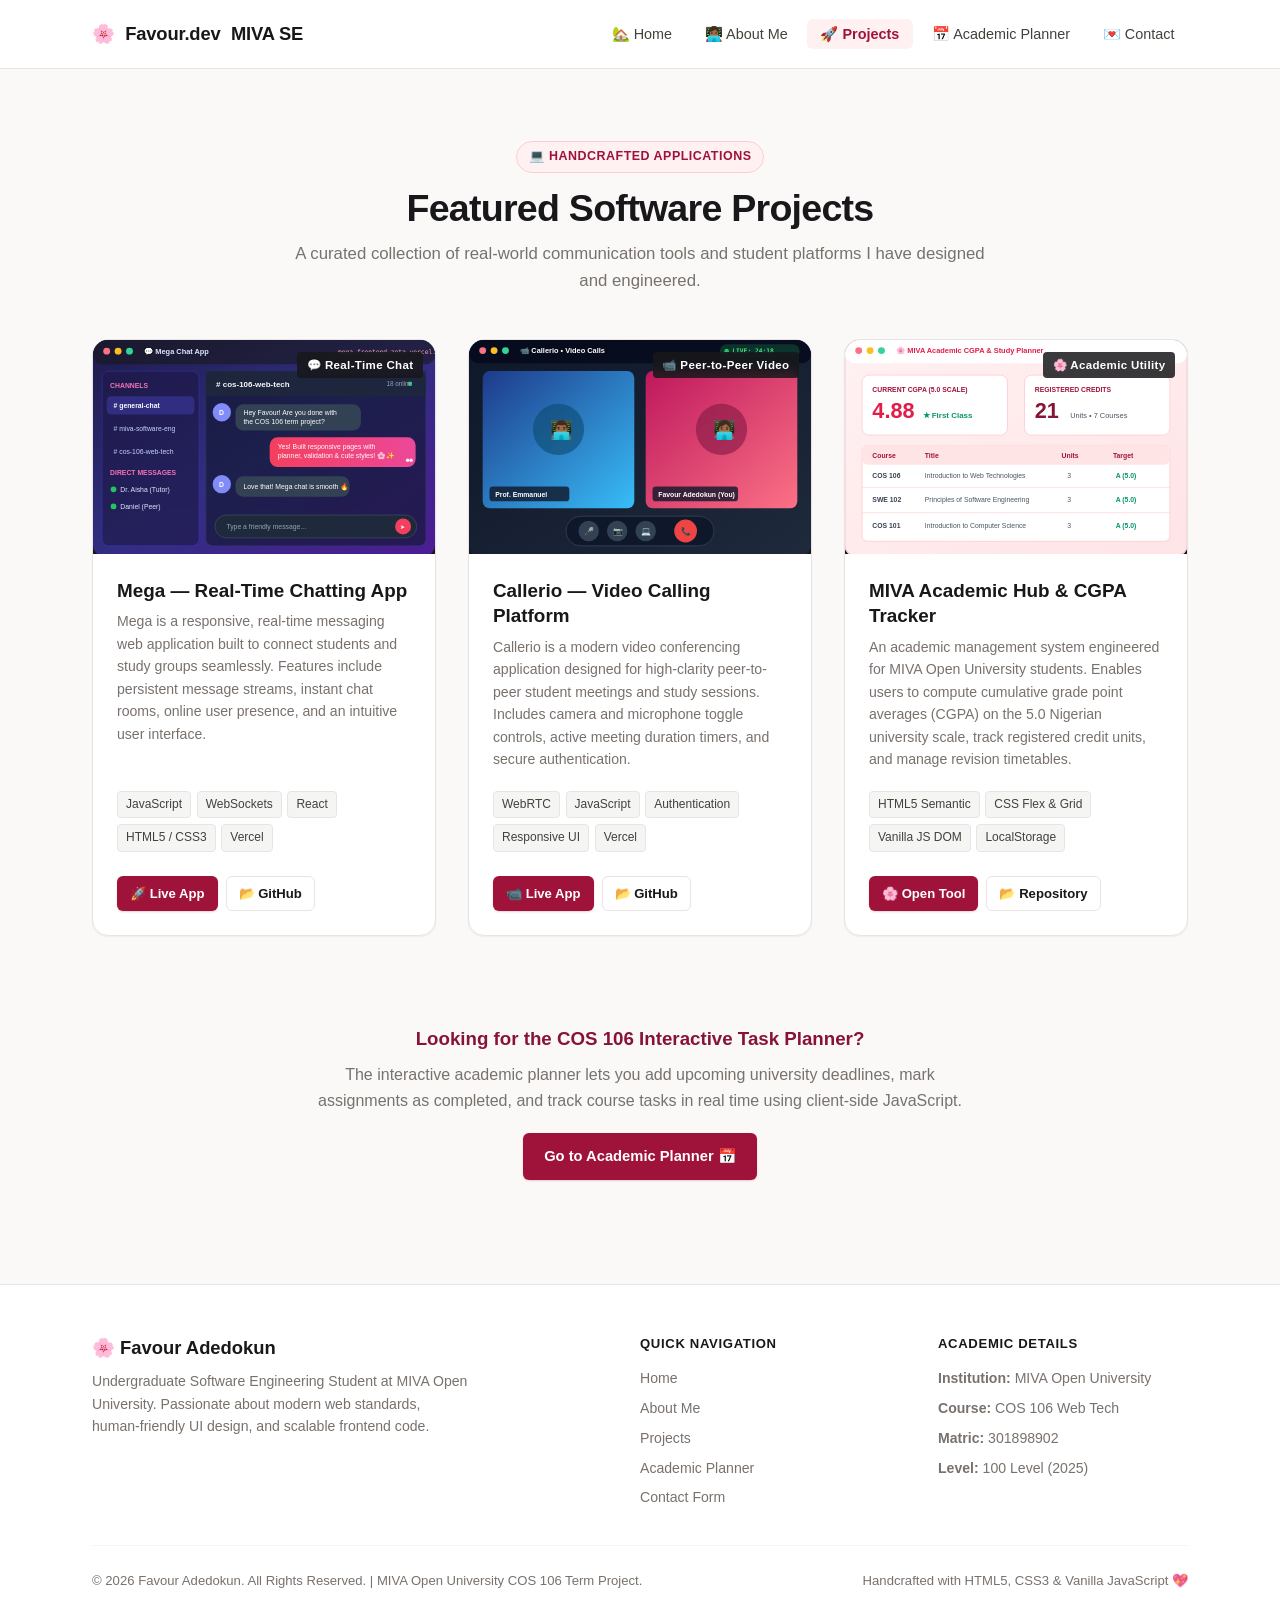
<file: projects.html>
<!DOCTYPE html>
<html lang="en">
<head>
  <meta charset="UTF-8" />
  <meta name="viewport" content="width=device-width, initial-scale=1.0" />
  <meta name="description" content="Projects by Favour Adedokun - Mega Chat App, Callerio Video Calling, and Academic Management Tools" />
  <title>Projects Showcase | Favour Adedokun - Software Engineering</title>
  
  <link rel="icon" type="image/svg+xml" href="assets/images/favicon.svg" />
  <link rel="stylesheet" href="css/style.css" />
</head>
<body>

  <!-- Site Header & Navigation Bar -->
  <header class="site-header">
    <div class="container">
      <nav class="navbar" aria-label="Main Navigation">
        <a href="index.html" class="nav-brand">
          <span class="nav-brand-icon">🌸</span>
          <span>Favour.dev</span>
          <span class="nav-brand-sub">MIVA SE</span>
        </a>

        <button class="nav-toggle" id="navToggle" aria-label="Toggle navigation menu" aria-expanded="false">
          <span></span>
          <span></span>
          <span></span>
        </button>

        <ul class="nav-menu" id="navMenu">
          <li><a href="index.html" class="nav-link"><span>🏡</span> Home</a></li>
          <li><a href="about.html" class="nav-link"><span>👩🏾‍💻</span> About Me</a></li>
          <li><a href="projects.html" class="nav-link active"><span>🚀</span> Projects</a></li>
          <li><a href="planner.html" class="nav-link"><span>📅</span> Academic Planner</a></li>
          <li><a href="contact.html" class="nav-link"><span>💌</span> Contact</a></li>
        </ul>
      </nav>
    </div>
  </header>

  <main class="section-padding">
    <div class="container">
      
      <!-- Section Header -->
      <header class="section-header">
        <span class="badge">💻 Handcrafted Applications</span>
        <h2>Featured Software Projects</h2>
        <p>
          A curated collection of real-world communication tools and student platforms I have designed and engineered.
        </p>
      </header>

      <!-- Projects Grid (At least three sample projects with descriptions, images, and links) -->
      <div class="projects-grid">
        
        <!-- Project 1: Mega Chatting App -->
        <article class="project-card">
          <div class="project-img-wrapper">
            <img 
              src="assets/images/mega-project.svg" 
              alt="Screenshot of Mega Chatting Application interface showing active channels and chat messages" 
              loading="lazy"
              width="600"
              height="380"
            />
            <span class="project-badge-pill">💬 Real-Time Chat</span>
          </div>

          <div class="project-body">
            <h3 class="project-title">Mega — Real-Time Chatting App</h3>
            <p class="project-desc">
              Mega is a responsive, real-time messaging web application built to connect students and study groups seamlessly. 
              Features include persistent message streams, instant chat rooms, online user presence, and an intuitive user interface.
            </p>

            <div class="project-tags">
              <span class="project-tag">JavaScript</span>
              <span class="project-tag">WebSockets</span>
              <span class="project-tag">React</span>
              <span class="project-tag">HTML5 / CSS3</span>
              <span class="project-tag">Vercel</span>
            </div>

            <div class="project-links">
              <!-- Real Working Live Link -->
              <a 
                href="https://mega-frontend-zeta.vercel.app" 
                target="_blank" 
                rel="noopener noreferrer" 
                class="btn btn-primary btn-sm"
              >
                🚀 Live App
              </a>
              <a 
                href="https://github.com/adedokunfavouroyinade" 
                target="_blank" 
                rel="noopener noreferrer" 
                class="btn btn-outline btn-sm"
              >
                📂 GitHub
              </a>
            </div>
          </div>
        </article>

        <!-- Project 2: Callerio Video Call App -->
        <article class="project-card">
          <div class="project-img-wrapper">
            <img 
              src="assets/images/callerio-project.svg" 
              alt="Screenshot of Callerio Video Call Application interface showing live video streams and controls" 
              loading="lazy"
              width="600"
              height="380"
            />
            <span class="project-badge-pill">📹 Peer-to-Peer Video</span>
          </div>

          <div class="project-body">
            <h3 class="project-title">Callerio — Video Calling Platform</h3>
            <p class="project-desc">
              Callerio is a modern video conferencing application designed for high-clarity peer-to-peer student meetings 
              and study sessions. Includes camera and microphone toggle controls, active meeting duration timers, and secure authentication.
            </p>

            <div class="project-tags">
              <span class="project-tag">WebRTC</span>
              <span class="project-tag">JavaScript</span>
              <span class="project-tag">Authentication</span>
              <span class="project-tag">Responsive UI</span>
              <span class="project-tag">Vercel</span>
            </div>

            <div class="project-links">
              <!-- Real Working Live Link -->
              <a 
                href="https://callerio.vercel.app/login" 
                target="_blank" 
                rel="noopener noreferrer" 
                class="btn btn-primary btn-sm"
              >
                📹 Live App
              </a>
              <a 
                href="https://github.com/adedokunfavouroyinade" 
                target="_blank" 
                rel="noopener noreferrer" 
                class="btn btn-outline btn-sm"
              >
                📂 GitHub
              </a>
            </div>
          </div>
        </article>

        <!-- Project 3: MIVA StudyHub & CGPA Tracker -->
        <article class="project-card">
          <div class="project-img-wrapper">
            <img 
              src="assets/images/studyhub-project.svg" 
              alt="Screenshot of MIVA StudyHub and Academic CGPA Calculator interface" 
              loading="lazy"
              width="600"
              height="380"
            />
            <span class="project-badge-pill">🌸 Academic Utility</span>
          </div>

          <div class="project-body">
            <h3 class="project-title">MIVA Academic Hub &amp; CGPA Tracker</h3>
            <p class="project-desc">
              An academic management system engineered for MIVA Open University students. Enables users to compute 
              cumulative grade point averages (CGPA) on the 5.0 Nigerian university scale, track registered credit units, 
              and manage revision timetables.
            </p>

            <div class="project-tags">
              <span class="project-tag">HTML5 Semantic</span>
              <span class="project-tag">CSS Flex &amp; Grid</span>
              <span class="project-tag">Vanilla JS DOM</span>
              <span class="project-tag">LocalStorage</span>
            </div>

            <div class="project-links">
              <a 
                href="planner.html" 
                class="btn btn-primary btn-sm"
              >
                🌸 Open Tool
              </a>
              <a 
                href="https://github.com/adedokunfavouroyinade" 
                target="_blank" 
                rel="noopener noreferrer" 
                class="btn btn-outline btn-sm"
              >
                📂 Repository
              </a>
            </div>
          </div>
        </article>

      </div>

      <!-- Additional Course Project Note -->
      <section style="margin-top: 3.5rem; background: var(--bg-alt); padding: 2rem; border-radius: var(--radius-lg); border: 1px solid var(--border-color); text-align: center;">
        <h3 style="color: var(--text-brand); margin-bottom: 0.5rem;">Looking for the COS 106 Interactive Task Planner?</h3>
        <p style="color: var(--text-muted); max-width: 650px; margin: 0 auto 1.25rem;">
          The interactive academic planner lets you add upcoming university deadlines, mark assignments as completed, 
          and track course tasks in real time using client-side JavaScript.
        </p>
        <a href="planner.html" class="btn btn-primary">Go to Academic Planner 📅</a>
      </section>

    </div>
  </main>

  <!-- Site Footer -->
  <footer class="site-footer">
    <div class="container">
      <div class="footer-grid">
        <div class="footer-brand">
          <h4>🌸 Favour Adedokun</h4>
          <p>
            Undergraduate Software Engineering Student at MIVA Open University. 
            Passionate about modern web standards, human-friendly UI design, and scalable frontend code.
          </p>
        </div>

        <div class="footer-col">
          <h5>Quick Navigation</h5>
          <ul class="footer-links">
            <li><a href="index.html">Home</a></li>
            <li><a href="about.html">About Me</a></li>
            <li><a href="projects.html">Projects</a></li>
            <li><a href="planner.html">Academic Planner</a></li>
            <li><a href="contact.html">Contact Form</a></li>
          </ul>
        </div>

        <div class="footer-col">
          <h5>Academic Details</h5>
          <ul class="footer-links">
            <li><strong>Institution:</strong> MIVA Open University</li>
            <li><strong>Course:</strong> COS 106 Web Tech</li>
            <li><strong>Matric:</strong> 301898902</li>
            <li><strong>Level:</strong> 100 Level (2025)</li>
          </ul>
        </div>
      </div>

      <div class="footer-bottom">
        <p>
          &copy; <span id="currentYear">2025</span> Favour Adedokun. All Rights Reserved. | MIVA Open University COS 106 Term Project.
        </p>
        <p>
          Handcrafted with HTML5, CSS3 &amp; Vanilla JavaScript 💖
        </p>
      </div>
    </div>
  </footer>

  <script src="js/main.js"></script>
</body>
</html>
</file>
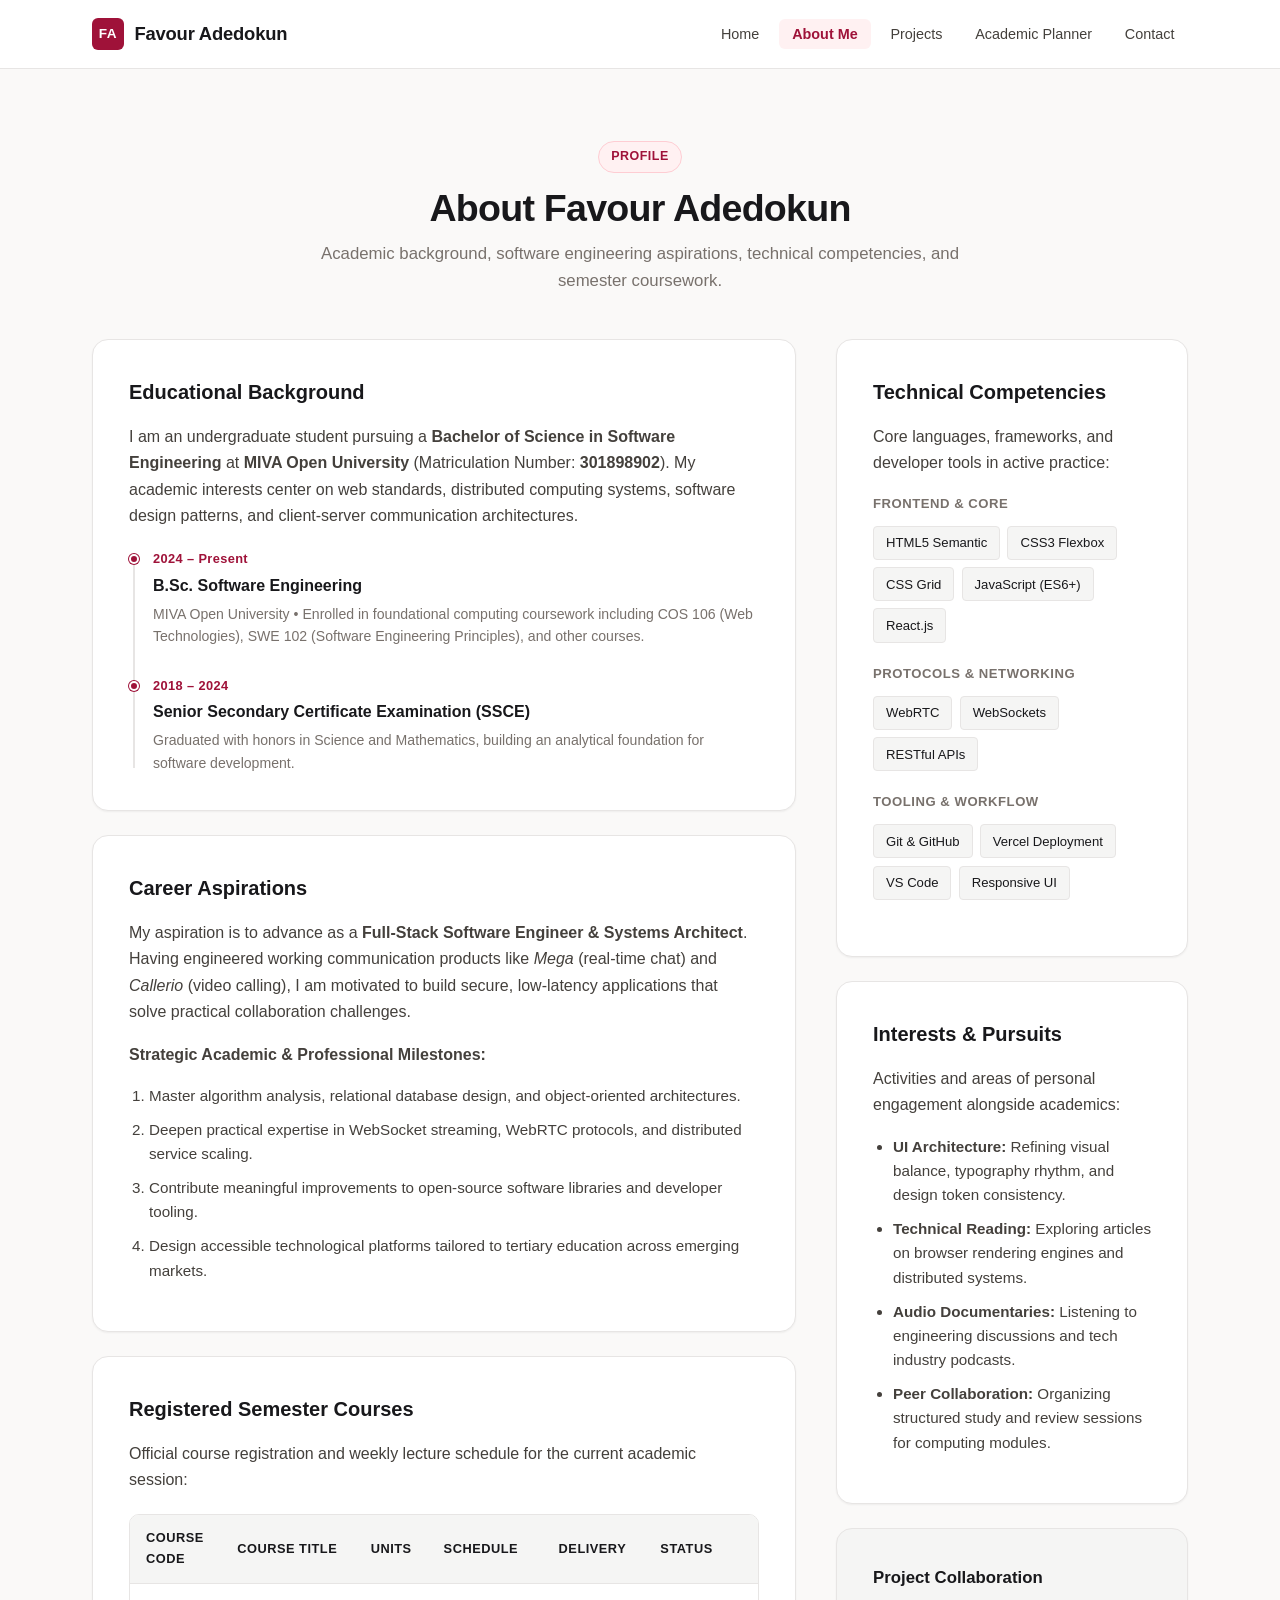
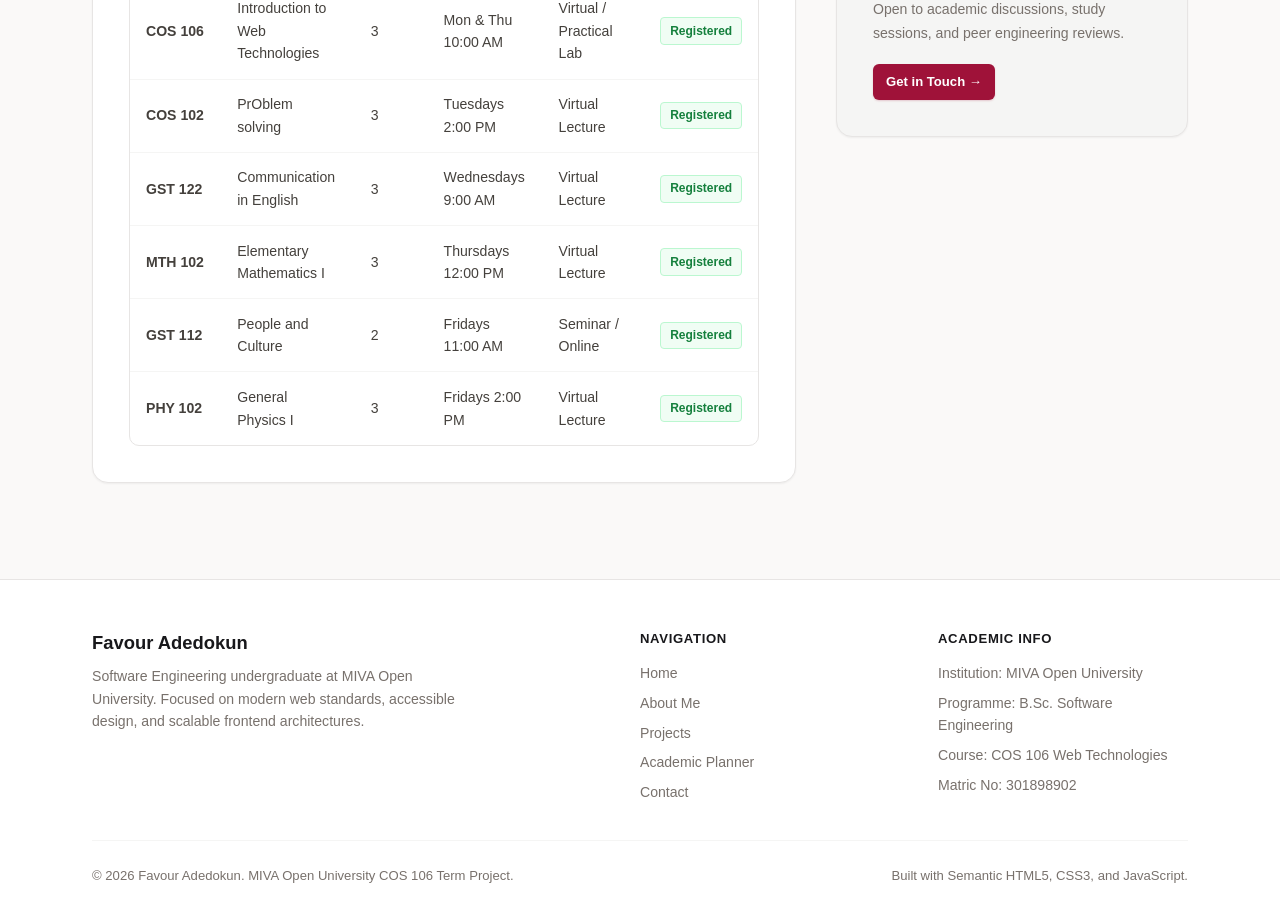
<file: html/about.html>
<!DOCTYPE html>
<html lang="en">

<head>
  <meta charset="UTF-8" />
  <meta name="viewport" content="width=device-width, initial-scale=1.0" />
  <meta name="description"
    content="About Favour Adedokun - Educational Background, Skills, Aspirations and Registered Courses at MIVA Open University" />
  <title>About Me | Favour Adedokun</title>
  <link rel="icon" type="image/svg+xml" href="../assets/images/favicon.svg" />
  <link rel="stylesheet" href="../css/style.css" />
</head>

<body>

  <header class="site-header">
    <div class="container">
      <nav class="navbar" aria-label="Main Navigation">
        <a href="index.html" class="nav-brand">
          <span class="brand-monogram">FA</span>
          <span>Favour Adedokun</span>
          <!-- <span class="brand-tag">MIVA SE</span> -->
        </a>

        <button class="nav-toggle" id="navToggle" aria-label="Toggle navigation menu" aria-expanded="false">
          <span></span>
          <span></span>
          <span></span>
        </button>

        <ul class="nav-menu" id="navMenu">
          <li><a href="index.html" class="nav-link">Home</a></li>
          <li><a href="about.html" class="nav-link active">About Me</a></li>
          <li><a href="projects.html" class="nav-link">Projects</a></li>
          <li><a href="planner.html" class="nav-link">Academic Planner</a></li>
          <li><a href="contact.html" class="nav-link">Contact</a></li>
        </ul>
      </nav>
    </div>
  </header>

  <main class="section-padding">
    <div class="container">

      <header class="section-header">
        <span class="badge">Profile</span>
        <h2>About Favour Adedokun</h2>
        <p>Academic background, software engineering aspirations, technical competencies, and semester coursework.</p>
      </header>

      <div class="about-grid">

        <div>
          <article class="about-card">
            <h3>Educational Background</h3>
            <p>
              I am an undergraduate student pursuing a <strong>Bachelor of Science in Software Engineering</strong> at
              <strong>MIVA Open University</strong> (Matriculation Number: <strong>301898902</strong>).
              My academic interests center on web standards, distributed computing systems, software design patterns,
              and client-server communication architectures.
            </p>

            <ul class="timeline">
              <li class="timeline-item">
                <div class="timeline-year">2024 &ndash; Present</div>
                <div class="timeline-title">B.Sc. Software Engineering</div>
                <div class="timeline-desc">
                  MIVA Open University &bull; Enrolled in foundational computing coursework including
                  COS 106 (Web Technologies), SWE 102 (Software Engineering Principles), and other courses.
                </div>
              </li>
              <li class="timeline-item">
                <div class="timeline-year">2018 &ndash; 2024</div>
                <div class="timeline-title">Senior Secondary Certificate Examination (SSCE)</div>
                <div class="timeline-desc">
                  Graduated with honors in Science and Mathematics, building an analytical foundation for software
                  development.
                </div>
              </li>
            </ul>
          </article>

          <article class="about-card">
            <h3>Career Aspirations</h3>
            <p>
              My aspiration is to advance as a <strong>Full-Stack Software Engineer &amp; Systems Architect</strong>.
              Having engineered working communication products like <em>Mega</em> (real-time chat) and <em>Callerio</em>
              (video calling),
              I am motivated to build secure, low-latency applications that solve practical collaboration challenges.
            </p>

            <p><strong>Strategic Academic &amp; Professional Milestones:</strong></p>
            <ol class="custom-list">
              <li>Master algorithm analysis, relational database design, and object-oriented architectures.</li>
              <li>Deepen practical expertise in WebSocket streaming, WebRTC protocols, and distributed service scaling.
              </li>
              <li>Contribute meaningful improvements to open-source software libraries and developer tooling.</li>
              <li>Design accessible technological platforms tailored to tertiary education across emerging markets.</li>
            </ol>
          </article>

          <article class="about-card">
            <h3>Registered Semester Courses</h3>
            <p>
              Official course registration and weekly lecture schedule for the current academic session:
            </p>

            <div class="table-responsive">
              <table class="academic-table"
                summary="Current registered courses for Favour Adedokun in Software Engineering at MIVA Open University">
                <thead>
                  <tr>
                    <th scope="col">Course Code</th>
                    <th scope="col">Course Title</th>
                    <th scope="col">Units</th>
                    <th scope="col">Schedule</th>
                    <th scope="col">Delivery</th>
                    <th scope="col">Status</th>
                  </tr>
                </thead>
                <tbody>
                  <tr>
                    <td><strong>COS 106</strong></td>
                    <td>Introduction to Web Technologies</td>
                    <td>3</td>
                    <td>Mon &amp; Thu 10:00 AM</td>
                    <td>Virtual / Practical Lab</td>
                    <td><span class="status-badge registered">Registered</span></td>
                  </tr>
                  <tr>
                    <td><strong>COS 102</strong></td>
                    <td>PrOblem solving</td>
                    <td>3</td>
                    <td>Tuesdays 2:00 PM</td>
                    <td>Virtual Lecture</td>
                    <td><span class="status-badge registered">Registered</span></td>
                  </tr>
                  <tr>
                    <td><strong>GST 122</strong></td>
                    <td>Communication in English</td>
                    <td>3</td>
                    <td>Wednesdays 9:00 AM</td>
                    <td>Virtual Lecture</td>
                    <td><span class="status-badge registered">Registered</span></td>
                  </tr>
                  <tr>
                    <td><strong>MTH 102</strong></td>
                    <td>Elementary Mathematics I</td>
                    <td>3</td>
                    <td>Thursdays 12:00 PM</td>
                    <td>Virtual Lecture</td>
                    <td><span class="status-badge registered">Registered</span></td>
                  </tr>
                  <tr>
                    <td><strong>GST 112</strong></td>
                    <td>People and Culture
                    <td>2</td>
                    <td>Fridays 11:00 AM</td>
                    <td>Seminar / Online</td>
                    <td><span class="status-badge registered">Registered</span></td>
                  </tr>
                  <tr>
                    <td><strong>PHY 102</strong></td>
                    <td>General Physics I</td>
                    <td>3</td>
                    <td>Fridays 2:00 PM</td>
                    <td>Virtual Lecture</td>
                    <td><span class="status-badge registered">Registered</span></td>
                  </tr>
                </tbody>
              </table>
            </div>
          </article>
        </div>

        <aside>
          <div class="about-card">
            <h3>Technical Competencies</h3>
            <p>Core languages, frameworks, and developer tools in active practice:</p>

            <h4
              style="font-size: 0.82rem; text-transform: uppercase; letter-spacing: 0.04em; color: var(--text-muted); margin-top: 1rem;">
              Frontend &amp; Core</h4>
            <div class="skills-container">
              <span class="skill-tag">HTML5 Semantic</span>
              <span class="skill-tag">CSS3 Flexbox</span>
              <span class="skill-tag">CSS Grid</span>
              <span class="skill-tag">JavaScript (ES6+)</span>
              <span class="skill-tag">React.js</span>
            </div>

            <h4
              style="font-size: 0.82rem; text-transform: uppercase; letter-spacing: 0.04em; color: var(--text-muted); margin-top: 1.25rem;">
              Protocols &amp; Networking</h4>
            <div class="skills-container">
              <span class="skill-tag">WebRTC</span>
              <span class="skill-tag">WebSockets</span>
              <span class="skill-tag">RESTful APIs</span>
            </div>

            <h4
              style="font-size: 0.82rem; text-transform: uppercase; letter-spacing: 0.04em; color: var(--text-muted); margin-top: 1.25rem;">
              Tooling &amp; Workflow</h4>
            <div class="skills-container">
              <span class="skill-tag">Git &amp; GitHub</span>
              <span class="skill-tag">Vercel Deployment</span>
              <span class="skill-tag">VS Code</span>
              <span class="skill-tag">Responsive UI</span>
            </div>
          </div>

          <div class="about-card">
            <h3>Interests &amp; Pursuits</h3>
            <p>Activities and areas of personal engagement alongside academics:</p>

            <ul class="custom-list">
              <li><strong>UI Architecture:</strong> Refining visual balance, typography rhythm, and design token
                consistency.</li>
              <li><strong>Technical Reading:</strong> Exploring articles on browser rendering engines and distributed
                systems.</li>
              <li><strong>Audio Documentaries:</strong> Listening to engineering discussions and tech industry podcasts.
              </li>
              <li><strong>Peer Collaboration:</strong> Organizing structured study and review sessions for computing
                modules.</li>
            </ul>
          </div>

          <div class="about-card" style="background: var(--bg-subtle);">
            <h4 style="color: var(--text-main); margin-bottom: 0.4rem; font-size: 1.05rem;">Project Collaboration</h4>
            <p style="font-size: 0.88rem; color: var(--text-muted); margin-bottom: 1.2rem;">
              Open to academic discussions, study sessions, and peer engineering reviews.
            </p>
            <a href="contact.html" class="btn btn-primary btn-sm">Get in Touch &rarr;</a>
          </div>
        </aside>

      </div>
    </div>
  </main>

  <footer class="site-footer">
    <div class="container">
      <div class="footer-grid">
        <div class="footer-brand">
          <h4>Favour Adedokun</h4>
          <p>
            Software Engineering undergraduate at MIVA Open University. Focused on modern web standards,
            accessible design, and scalable frontend architectures.
          </p>
        </div>

        <div class="footer-col">
          <h5>Navigation</h5>
          <ul class="footer-links">
            <li><a href="index.html">Home</a></li>
            <li><a href="about.html">About Me</a></li>
            <li><a href="projects.html">Projects</a></li>
            <li><a href="planner.html">Academic Planner</a></li>
            <li><a href="contact.html">Contact</a></li>
          </ul>
        </div>

        <div class="footer-col">
          <h5>Academic Info</h5>
          <ul class="footer-links">
            <li>Institution: MIVA Open University</li>
            <li>Programme: B.Sc. Software Engineering</li>
            <li>Course: COS 106 Web Technologies</li>
            <li>Matric No: 301898902</li>
          </ul>
        </div>
      </div>

      <div class="footer-bottom">
        <p>&copy; <span id="currentYear">2025</span> Favour Adedokun. MIVA Open University COS 106 Term Project.</p>
        <p>Built with Semantic HTML5, CSS3, and JavaScript.</p>
      </div>
    </div>
  </footer>

  <script src="../js/main.js"></script>
</body>

</html>
</file>
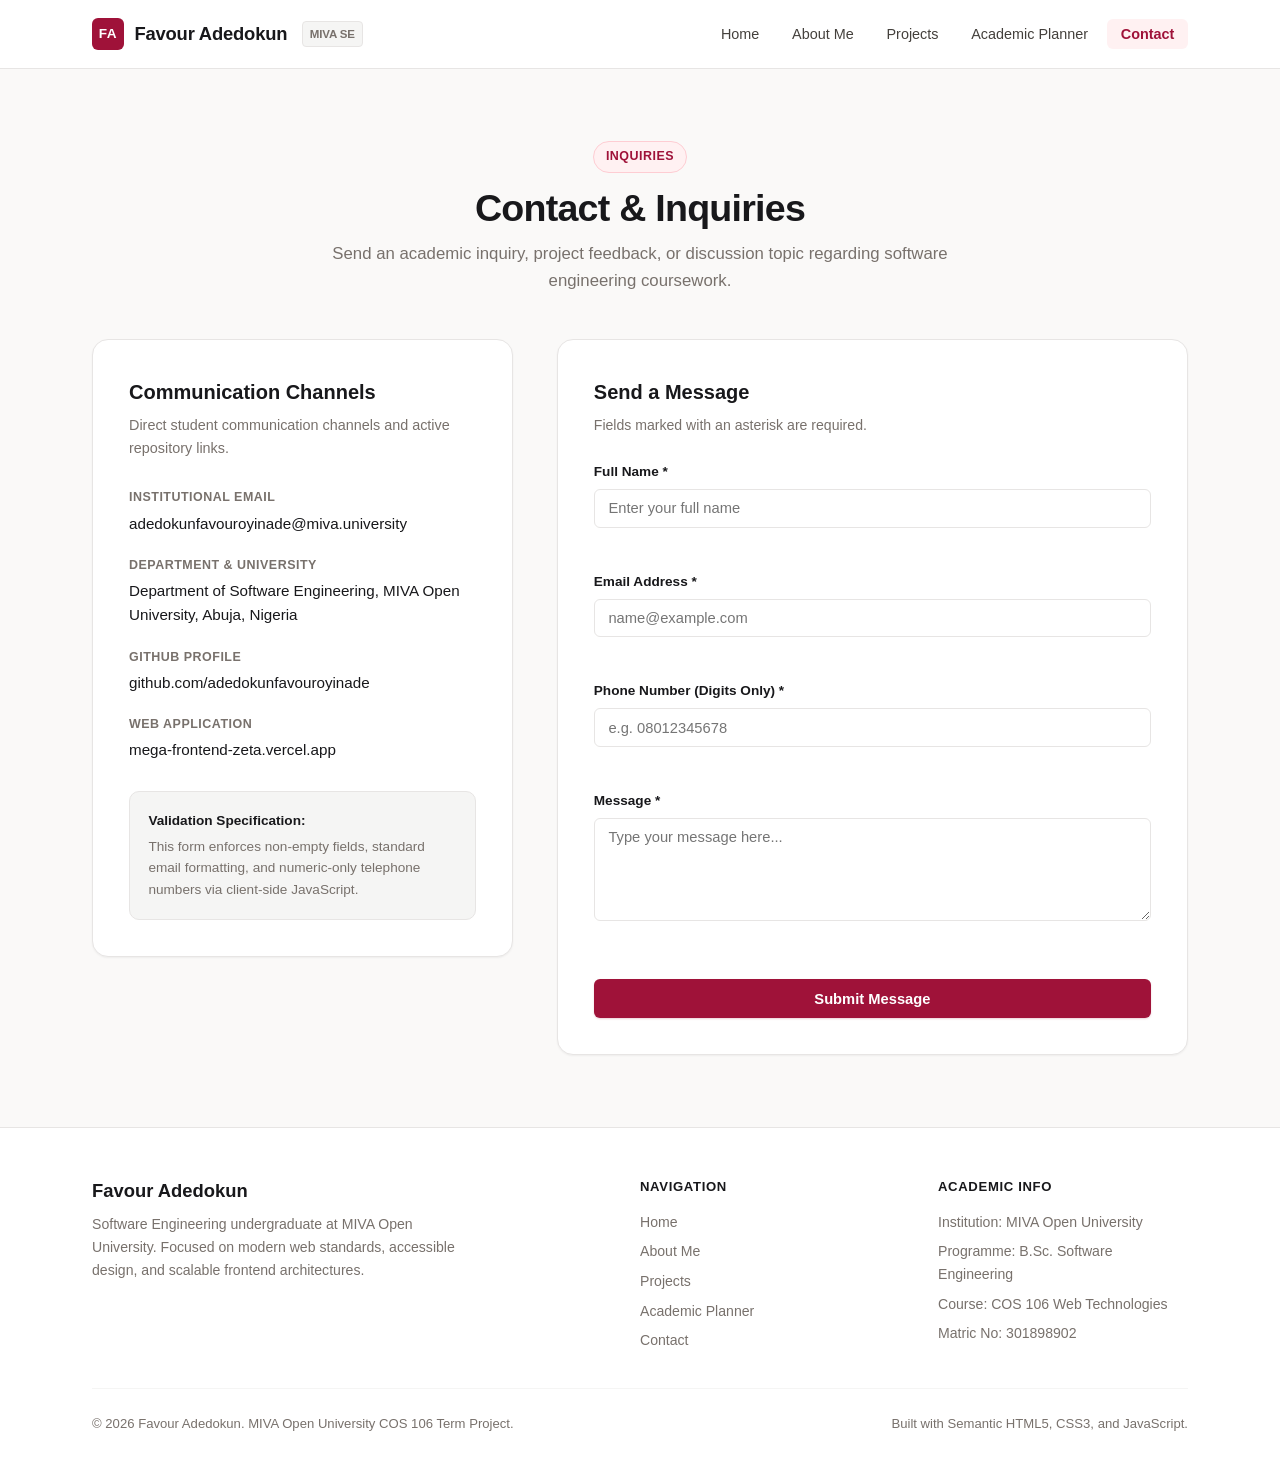
<file: html/contact.html>
<!DOCTYPE html>
<html lang="en">
<head>
  <meta charset="UTF-8" />
  <meta name="viewport" content="width=device-width, initial-scale=1.0" />
  <meta name="description" content="Contact Favour Adedokun - Send a message, peer collaboration or academic inquiry" />
  <title>Contact | Favour Adedokun</title>
  <link rel="icon" type="image/svg+xml" href="../assets/images/favicon.svg" />
  <link rel="stylesheet" href="../css/style.css" />
</head>
<body>

  <header class="site-header">
    <div class="container">
      <nav class="navbar" aria-label="Main Navigation">
        <a href="index.html" class="nav-brand">
          <span class="brand-monogram">FA</span>
          <span>Favour Adedokun</span>
          <span class="brand-tag">MIVA SE</span>
        </a>

        <button class="nav-toggle" id="navToggle" aria-label="Toggle navigation menu" aria-expanded="false">
          <span></span>
          <span></span>
          <span></span>
        </button>

        <ul class="nav-menu" id="navMenu">
          <li><a href="index.html" class="nav-link">Home</a></li>
          <li><a href="about.html" class="nav-link">About Me</a></li>
          <li><a href="projects.html" class="nav-link">Projects</a></li>
          <li><a href="planner.html" class="nav-link">Academic Planner</a></li>
          <li><a href="contact.html" class="nav-link active">Contact</a></li>
        </ul>
      </nav>
    </div>
  </header>

  <main class="section-padding">
    <div class="container">
      
      <header class="section-header">
        <span class="badge">Inquiries</span>
        <h2>Contact &amp; Inquiries</h2>
        <p>
          Send an academic inquiry, project feedback, or discussion topic regarding software engineering coursework.
        </p>
      </header>

      <div class="contact-layout">
        
        <aside class="contact-info-card">
          <h3>Communication Channels</h3>
          <p style="font-size: 0.9rem; color: var(--text-muted);">
            Direct student communication channels and active repository links.
          </p>

          <ul class="contact-methods">
            <li class="contact-item">
              <h4>Institutional Email</h4>
              <p><a href="mailto:adedokunfavouroyinade@miva.university">adedokunfavouroyinade@miva.university</a></p>
            </li>

            <li class="contact-item">
              <h4>Department &amp; University</h4>
              <p>Department of Software Engineering, MIVA Open University, Abuja, Nigeria</p>
            </li>

            <li class="contact-item">
              <h4>GitHub Profile</h4>
              <p><a href="https://github.com/adedokunfavouroyinade" target="_blank" rel="noopener noreferrer">github.com/adedokunfavouroyinade</a></p>
            </li>

            <li class="contact-item">
              <h4>Web Application</h4>
              <p><a href="https://mega-frontend-zeta.vercel.app" target="_blank" rel="noopener noreferrer">mega-frontend-zeta.vercel.app</a></p>
            </li>
          </ul>

          <div style="margin-top: 1.5rem; padding: 1.15rem; background: var(--bg-subtle); border-radius: var(--radius-md); border: 1px solid var(--border-main); font-size: 0.85rem; color: var(--text-muted);">
            <strong style="color: var(--text-main); display: block; margin-bottom: 0.25rem;">Validation Specification:</strong>
            <p>
              This form enforces non-empty fields, standard email formatting, and numeric-only telephone numbers via client-side JavaScript.
            </p>
          </div>
        </aside>

        <section class="contact-form-card">
          <h3>Send a Message</h3>
          <p style="font-size: 0.88rem; color: var(--text-muted); margin-bottom: 1.5rem;">
            Fields marked with an asterisk are required.
          </p>

          <div id="alertSuccess" class="alert-box alert-success" role="alert" aria-live="assertive"></div>
          <div id="alertError" class="alert-box alert-danger" role="alert" aria-live="assertive"></div>

          <form id="contactForm" novalidate>
            <div class="form-group">
              <label for="fullName" class="form-label">Full Name *</label>
              <input 
                type="text" 
                id="fullName" 
                name="fullName" 
                class="form-control" 
                placeholder="Enter your full name" 
                autocomplete="name" 
                required 
              />
              <span id="nameError" class="error-msg" aria-live="polite"></span>
            </div>

            <div class="form-group">
              <label for="emailAddress" class="form-label">Email Address *</label>
              <input 
                type="email" 
                id="emailAddress" 
                name="emailAddress" 
                class="form-control" 
                placeholder="name@example.com" 
                autocomplete="email" 
                required 
              />
              <span id="emailError" class="error-msg" aria-live="polite"></span>
            </div>

            <div class="form-group">
              <label for="phoneNumber" class="form-label">Phone Number (Digits Only) *</label>
              <input 
                type="tel" 
                id="phoneNumber" 
                name="phoneNumber" 
                class="form-control" 
                placeholder="e.g. 08012345678" 
                autocomplete="tel" 
                required 
              />
              <span id="phoneError" class="error-msg" aria-live="polite"></span>
            </div>

            <div class="form-group">
              <label for="messageText" class="form-label">Message *</label>
              <textarea 
                id="messageText" 
                name="messageText" 
                class="form-control" 
                rows="5" 
                placeholder="Type your message here..." 
                required
              ></textarea>
              <span id="messageError" class="error-msg" aria-live="polite"></span>
            </div>

            <button type="submit" id="submitBtn" class="btn btn-primary" style="width: 100%; margin-top: 0.5rem;">
              Submit Message
            </button>
          </form>
        </section>

      </div>

    </div>
  </main>

  <footer class="site-footer">
    <div class="container">
      <div class="footer-grid">
        <div class="footer-brand">
          <h4>Favour Adedokun</h4>
          <p>
            Software Engineering undergraduate at MIVA Open University. Focused on modern web standards, 
            accessible design, and scalable frontend architectures.
          </p>
        </div>

        <div class="footer-col">
          <h5>Navigation</h5>
          <ul class="footer-links">
            <li><a href="index.html">Home</a></li>
            <li><a href="about.html">About Me</a></li>
            <li><a href="projects.html">Projects</a></li>
            <li><a href="planner.html">Academic Planner</a></li>
            <li><a href="contact.html">Contact</a></li>
          </ul>
        </div>

        <div class="footer-col">
          <h5>Academic Info</h5>
          <ul class="footer-links">
            <li>Institution: MIVA Open University</li>
            <li>Programme: B.Sc. Software Engineering</li>
            <li>Course: COS 106 Web Technologies</li>
            <li>Matric No: 301898902</li>
          </ul>
        </div>
      </div>

      <div class="footer-bottom">
        <p>&copy; <span id="currentYear">2025</span> Favour Adedokun. MIVA Open University COS 106 Term Project.</p>
        <p>Built with Semantic HTML5, CSS3, and JavaScript.</p>
      </div>
    </div>
  </footer>

  <script src="../js/main.js"></script>
  <script src="../js/contact.js"></script>
</body>
</html>
</file>
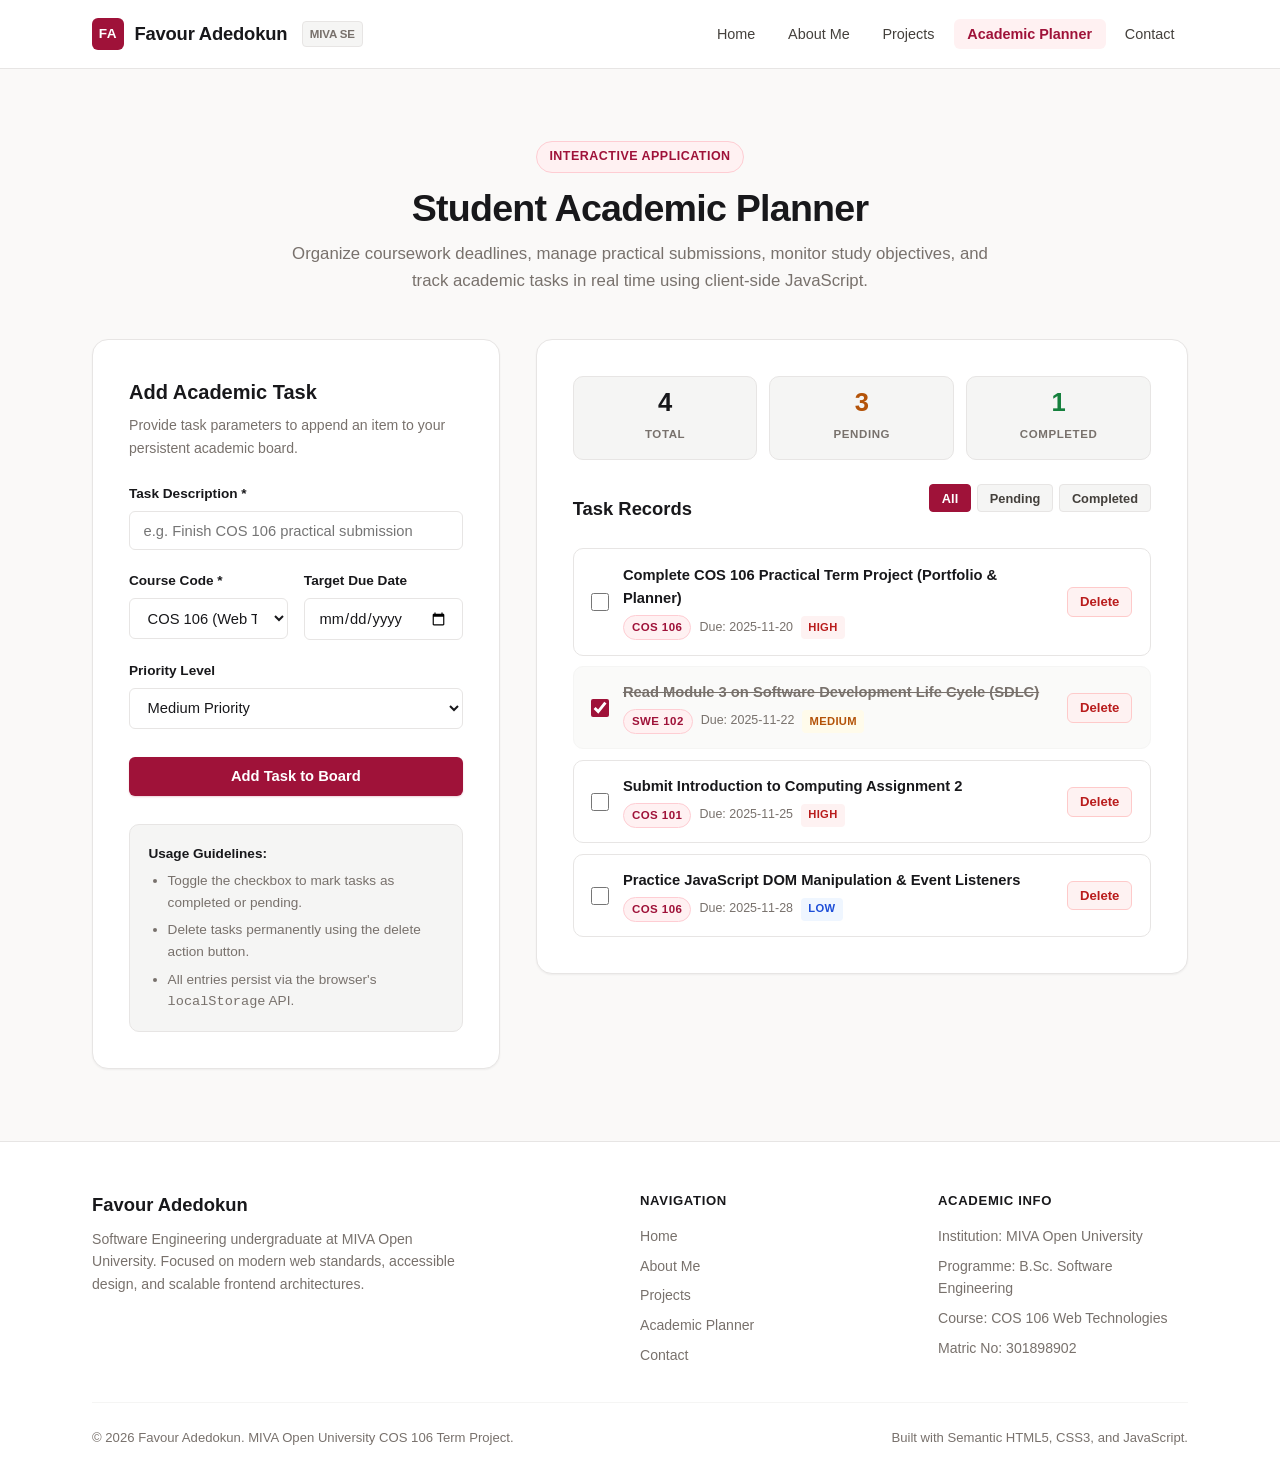
<file: html/planner.html>
<!DOCTYPE html>
<html lang="en">

<head>
  <meta charset="UTF-8" />
  <meta name="viewport" content="width=device-width, initial-scale=1.0" />
  <meta name="description"
    content="Interactive Student Academic Planner - Add, complete, and organize university tasks for Favour Adedokun" />
  <title>Academic Planner | Favour Adedokun</title>
  <link rel="icon" type="image/svg+xml" href="../assets/images/favicon.svg" />
  <link rel="stylesheet" href="../css/style.css" />
</head>

<body>

  <header class="site-header">
    <div class="container">
      <nav class="navbar" aria-label="Main Navigation">
        <a href="index.html" class="nav-brand">
          <span class="brand-monogram">FA</span>
          <span>Favour Adedokun</span>
          <span class="brand-tag">MIVA SE</span>
        </a>

        <button class="nav-toggle" id="navToggle" aria-label="Toggle navigation menu" aria-expanded="false">
          <span></span>
          <span></span>
          <span></span>
        </button>

        <ul class="nav-menu" id="navMenu">
          <li><a href="index.html" class="nav-link">Home</a></li>
          <li><a href="about.html" class="nav-link">About Me</a></li>
          <li><a href="projects.html" class="nav-link">Projects</a></li>
          <li><a href="planner.html" class="nav-link active">Academic Planner</a></li>
          <li><a href="contact.html" class="nav-link">Contact</a></li>
        </ul>
      </nav>
    </div>
  </header>

  <main class="section-padding">
    <div class="container">

      <header class="section-header">
        <span class="badge">Interactive Application</span>
        <h2>Student Academic Planner</h2>
        <p>
          Organize coursework deadlines, manage practical submissions, monitor study objectives,
          and track academic tasks in real time using client-side JavaScript.
        </p>
      </header>

      <div class="planner-layout">

        <section class="planner-form-card">
          <h3 style="font-size: 1.25rem; color: var(--text-main); font-weight: 700; margin-bottom: 0.4rem;">
            Add Academic Task
          </h3>
          <p style="font-size: 0.88rem; color: var(--text-muted); margin-bottom: 1.5rem;">
            Provide task parameters to append an item to your persistent academic board.
          </p>

          <form id="taskForm" novalidate>
            <div class="form-group">
              <label for="taskTitle" class="form-label">Task Description *</label>
              <input type="text" id="taskTitle" class="form-control"
                placeholder="e.g. Finish COS 106 practical submission" required />
            </div>

            <div class="form-row">
              <div class="form-group">
                <label for="taskCourse" class="form-label">Course Code *</label>
                <select id="taskCourse" class="form-control" required>
                  <option value="COS 106">COS 106 (Web Tech)</option>
                  <option value="SWE 102">SWE 102 (Software Eng.)</option>
                  <option value="COS 101">COS 102 (Problem Solving)</option>
                  <option value="MTH 101">MTH 101 (Mathematics)</option>
                  <option value="GST 101">GST 102 (Use of English)</option>
                  <option value="PHY 101">PHY 101 (Physics I)</option>
                  <option value="General">General / Personal</option>
                </select>
              </div>

              <div class="form-group">
                <label for="taskDueDate" class="form-label">Target Due Date</label>
                <input type="date" id="taskDueDate" class="form-control" />
              </div>
            </div>

            <div class="form-group">
              <label for="taskPriority" class="form-label">Priority Level</label>
              <select id="taskPriority" class="form-control">
                <option value="high">High Priority</option>
                <option value="medium" selected>Medium Priority</option>
                <option value="low">Low Priority</option>
              </select>
            </div>

            <button type="submit" class="btn btn-primary" style="width: 100%; margin-top: 0.5rem;">
              Add Task to Board
            </button>
          </form>

          <div
            style="margin-top: 1.75rem; padding: 1.15rem; background: var(--bg-subtle); border-radius: var(--radius-md); border: 1px solid var(--border-main); font-size: 0.85rem; color: var(--text-muted);">
            <strong style="color: var(--text-main); display: block; margin-bottom: 0.35rem;">Usage Guidelines:</strong>
            <ul style="padding-left: 1.2rem; display: flex; flex-direction: column; gap: 0.35rem;">
              <li>Toggle the checkbox to mark tasks as completed or pending.</li>
              <li>Delete tasks permanently using the delete action button.</li>
              <li>All entries persist via the browser's <code>localStorage</code> API.</li>
            </ul>
          </div>
        </section>

        <section class="planner-list-card">
          <div class="planner-stats-strip">
            <div class="stat-box">
              <span class="stat-num" id="totalCount">0</span>
              <span class="stat-label">Total</span>
            </div>
            <div class="stat-box">
              <span class="stat-num" id="pendingCount" style="color: var(--warning);">0</span>
              <span class="stat-label">Pending</span>
            </div>
            <div class="stat-box">
              <span class="stat-num" id="completedCount" style="color: var(--success);">0</span>
              <span class="stat-label">Completed</span>
            </div>
          </div>

          <div
            style="display: flex; justify-content: space-between; align-items: center; margin-bottom: 1rem; flex-wrap: wrap; gap: 0.5rem;">
            <h3 style="font-size: 1.15rem; color: var(--text-main); font-weight: 700;">
              Task Records
            </h3>

            <div class="filter-bar" role="group" aria-label="Task Filter">
              <button class="filter-btn active" data-filter="all">All</button>
              <button class="filter-btn" data-filter="pending">Pending</button>
              <button class="filter-btn" data-filter="completed">Completed</button>
            </div>
          </div>

          <div id="taskList" class="task-list" aria-live="polite"></div>
        </section>

      </div>

    </div>
  </main>

  <footer class="site-footer">
    <div class="container">
      <div class="footer-grid">
        <div class="footer-brand">
          <h4>Favour Adedokun</h4>
          <p>
            Software Engineering undergraduate at MIVA Open University. Focused on modern web standards,
            accessible design, and scalable frontend architectures.
          </p>
        </div>

        <div class="footer-col">
          <h5>Navigation</h5>
          <ul class="footer-links">
            <li><a href="index.html">Home</a></li>
            <li><a href="about.html">About Me</a></li>
            <li><a href="projects.html">Projects</a></li>
            <li><a href="planner.html">Academic Planner</a></li>
            <li><a href="contact.html">Contact</a></li>
          </ul>
        </div>

        <div class="footer-col">
          <h5>Academic Info</h5>
          <ul class="footer-links">
            <li>Institution: MIVA Open University</li>
            <li>Programme: B.Sc. Software Engineering</li>
            <li>Course: COS 106 Web Technologies</li>
            <li>Matric No: 301898902</li>
          </ul>
        </div>
      </div>

      <div class="footer-bottom">
        <p>&copy; <span id="currentYear">2025</span> Favour Adedokun. MIVA Open University COS 106 Term Project.</p>
        <p>Built with Semantic HTML5, CSS3, and JavaScript.</p>
      </div>
    </div>
  </footer>

  <script src="../js/main.js"></script>
  <script src="../js/planner.js"></script>
</body>

</html>
</file>
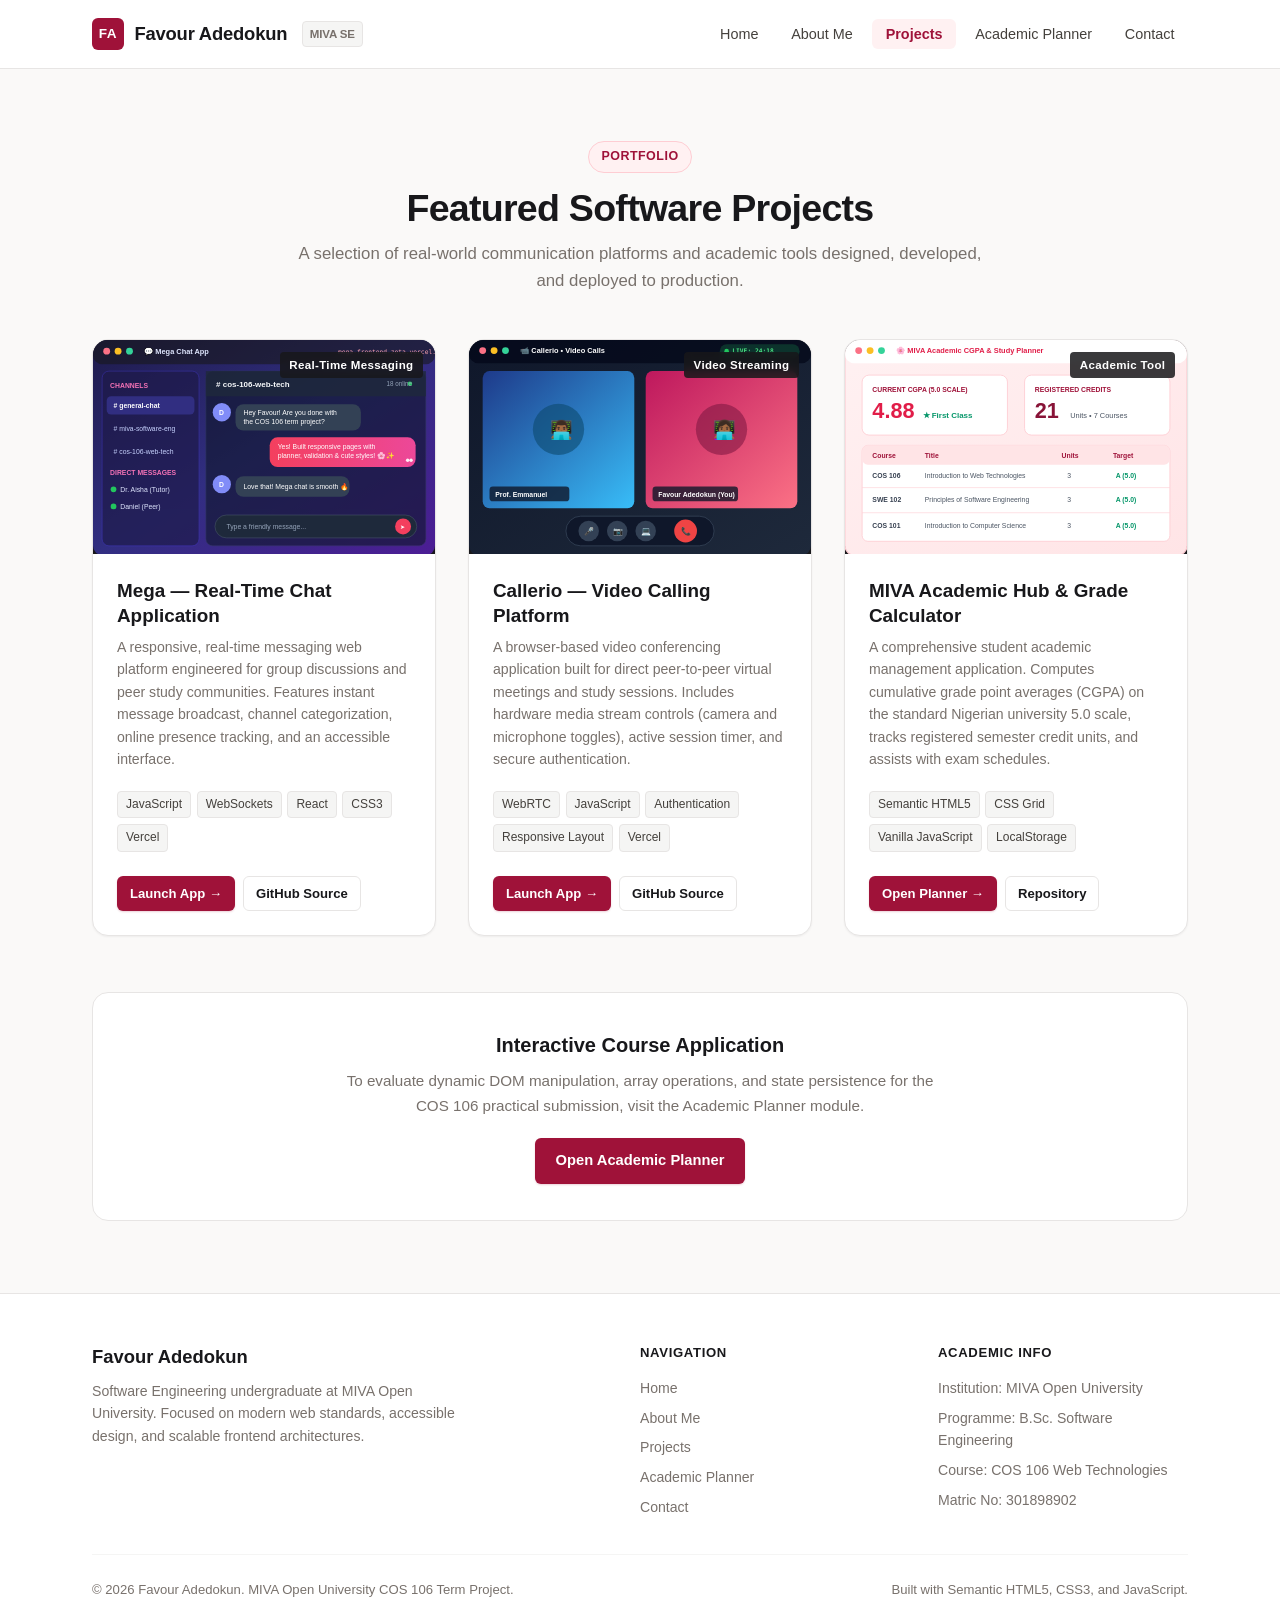
<file: html/projects.html>
<!DOCTYPE html>
<html lang="en">
<head>
  <meta charset="UTF-8" />
  <meta name="viewport" content="width=device-width, initial-scale=1.0" />
  <meta name="description" content="Projects by Favour Adedokun - Mega Chat App, Callerio Video Calling, and Academic Management Tools" />
  <title>Projects | Favour Adedokun</title>
  <link rel="icon" type="image/svg+xml" href="../assets/images/favicon.svg" />
  <link rel="stylesheet" href="../css/style.css" />
</head>
<body>

  <header class="site-header">
    <div class="container">
      <nav class="navbar" aria-label="Main Navigation">
        <a href="index.html" class="nav-brand">
          <span class="brand-monogram">FA</span>
          <span>Favour Adedokun</span>
          <span class="brand-tag">MIVA SE</span>
        </a>

        <button class="nav-toggle" id="navToggle" aria-label="Toggle navigation menu" aria-expanded="false">
          <span></span>
          <span></span>
          <span></span>
        </button>

        <ul class="nav-menu" id="navMenu">
          <li><a href="index.html" class="nav-link">Home</a></li>
          <li><a href="about.html" class="nav-link">About Me</a></li>
          <li><a href="projects.html" class="nav-link active">Projects</a></li>
          <li><a href="planner.html" class="nav-link">Academic Planner</a></li>
          <li><a href="contact.html" class="nav-link">Contact</a></li>
        </ul>
      </nav>
    </div>
  </header>

  <main class="section-padding">
    <div class="container">
      
      <header class="section-header">
        <span class="badge">Portfolio</span>
        <h2>Featured Software Projects</h2>
        <p>
          A selection of real-world communication platforms and academic tools designed, developed, and deployed to production.
        </p>
      </header>

      <div class="projects-grid">
        
        <article class="project-card">
          <div class="project-img-wrapper">
            <img 
              src="../assets/images/mega-project.svg" 
              alt="Screenshot of Mega Chatting Application interface showing active channels and chat messages" 
              loading="lazy"
              width="600"
              height="380"
            />
            <span class="project-badge-pill">Real-Time Messaging</span>
          </div>

          <div class="project-body">
            <h3 class="project-title">Mega &mdash; Real-Time Chat Application</h3>
            <p class="project-desc">
              A responsive, real-time messaging web platform engineered for group discussions and peer study communities. 
              Features instant message broadcast, channel categorization, online presence tracking, and an accessible interface.
            </p>

            <div class="project-tags">
              <span class="project-tag">JavaScript</span>
              <span class="project-tag">WebSockets</span>
              <span class="project-tag">React</span>
              <span class="project-tag">CSS3</span>
              <span class="project-tag">Vercel</span>
            </div>

            <div class="project-links">
              <a 
                href="https://mega-frontend-zeta.vercel.app" 
                target="_blank" 
                rel="noopener noreferrer" 
                class="btn btn-primary btn-sm"
              >
                Launch App &rarr;
              </a>
              <a 
                href="https://github.com/adedokunfavouroyinade" 
                target="_blank" 
                rel="noopener noreferrer" 
                class="btn btn-outline btn-sm"
              >
                GitHub Source
              </a>
            </div>
          </div>
        </article>

        <article class="project-card">
          <div class="project-img-wrapper">
            <img 
              src="../assets/images/callerio-project.svg" 
              alt="Screenshot of Callerio Video Call Application interface showing live video streams and controls" 
              loading="lazy"
              width="600"
              height="380"
            />
            <span class="project-badge-pill">Video Streaming</span>
          </div>

          <div class="project-body">
            <h3 class="project-title">Callerio &mdash; Video Calling Platform</h3>
            <p class="project-desc">
              A browser-based video conferencing application built for direct peer-to-peer virtual meetings and study sessions. 
              Includes hardware media stream controls (camera and microphone toggles), active session timer, and secure authentication.
            </p>

            <div class="project-tags">
              <span class="project-tag">WebRTC</span>
              <span class="project-tag">JavaScript</span>
              <span class="project-tag">Authentication</span>
              <span class="project-tag">Responsive Layout</span>
              <span class="project-tag">Vercel</span>
            </div>

            <div class="project-links">
              <a 
                href="https://callerio.vercel.app/login" 
                target="_blank" 
                rel="noopener noreferrer" 
                class="btn btn-primary btn-sm"
              >
                Launch App &rarr;
              </a>
              <a 
                href="https://github.com/adedokunfavouroyinade" 
                target="_blank" 
                rel="noopener noreferrer" 
                class="btn btn-outline btn-sm"
              >
                GitHub Source
              </a>
            </div>
          </div>
        </article>

        <article class="project-card">
          <div class="project-img-wrapper">
            <img 
              src="../assets/images/studyhub-project.svg" 
              alt="Screenshot of MIVA StudyHub and Academic CGPA Calculator interface" 
              loading="lazy"
              width="600"
              height="380"
            />
            <span class="project-badge-pill">Academic Tool</span>
          </div>

          <div class="project-body">
            <h3 class="project-title">MIVA Academic Hub &amp; Grade Calculator</h3>
            <p class="project-desc">
              A comprehensive student academic management application. Computes cumulative grade point averages (CGPA) on 
              the standard Nigerian university 5.0 scale, tracks registered semester credit units, and assists with exam schedules.
            </p>

            <div class="project-tags">
              <span class="project-tag">Semantic HTML5</span>
              <span class="project-tag">CSS Grid</span>
              <span class="project-tag">Vanilla JavaScript</span>
              <span class="project-tag">LocalStorage</span>
            </div>

            <div class="project-links">
              <a 
                href="planner.html" 
                class="btn btn-primary btn-sm"
              >
                Open Planner &rarr;
              </a>
              <a 
                href="https://github.com/adedokunfavouroyinade" 
                target="_blank" 
                rel="noopener noreferrer" 
                class="btn btn-outline btn-sm"
              >
                Repository
              </a>
            </div>
          </div>
        </article>

      </div>

      <section style="margin-top: 3.5rem; background: var(--bg-surface); padding: 2.25rem; border-radius: var(--radius-lg); border: 1px solid var(--border-main); text-align: center;">
        <h3 style="color: var(--text-main); margin-bottom: 0.5rem; font-size: 1.25rem; font-weight: 700;">Interactive Course Application</h3>
        <p style="color: var(--text-muted); max-width: 620px; margin: 0 auto 1.25rem; font-size: 0.95rem;">
          To evaluate dynamic DOM manipulation, array operations, and state persistence for the COS 106 practical submission, visit the Academic Planner module.
        </p>
        <a href="planner.html" class="btn btn-primary">Open Academic Planner</a>
      </section>

    </div>
  </main>

  <footer class="site-footer">
    <div class="container">
      <div class="footer-grid">
        <div class="footer-brand">
          <h4>Favour Adedokun</h4>
          <p>
            Software Engineering undergraduate at MIVA Open University. Focused on modern web standards, 
            accessible design, and scalable frontend architectures.
          </p>
        </div>

        <div class="footer-col">
          <h5>Navigation</h5>
          <ul class="footer-links">
            <li><a href="index.html">Home</a></li>
            <li><a href="about.html">About Me</a></li>
            <li><a href="projects.html">Projects</a></li>
            <li><a href="planner.html">Academic Planner</a></li>
            <li><a href="contact.html">Contact</a></li>
          </ul>
        </div>

        <div class="footer-col">
          <h5>Academic Info</h5>
          <ul class="footer-links">
            <li>Institution: MIVA Open University</li>
            <li>Programme: B.Sc. Software Engineering</li>
            <li>Course: COS 106 Web Technologies</li>
            <li>Matric No: 301898902</li>
          </ul>
        </div>
      </div>

      <div class="footer-bottom">
        <p>&copy; <span id="currentYear">2025</span> Favour Adedokun. MIVA Open University COS 106 Term Project.</p>
        <p>Built with Semantic HTML5, CSS3, and JavaScript.</p>
      </div>
    </div>
  </footer>

  <script src="../js/main.js"></script>
</body>
</html>
</file>
<file: css/style.css>
:root {
  --primary: #9f1239;
  --primary-hover: #881337;
  --primary-subtle: #fff1f2;
  --primary-border: #fecdd3;
  --accent: #be123c;
  
  --bg-page: #faf9f8;
  --bg-surface: #ffffff;
  --bg-subtle: #f5f5f4;
  --bg-dark: #18181b;

  --border-main: #e7e5e4;
  --border-light: #f5f5f4;

  --text-main: #18181b;
  --text-body: #44403c;
  --text-muted: #78716c;
  --text-brand: #881337;

  --success: #15803d;
  --success-bg: #f0fdf4;
  --success-border: #bbf7d0;

  --danger: #b91c1c;
  --danger-bg: #fef2f2;
  --danger-border: #fecaca;

  --warning: #b45309;
  --warning-bg: #fffbeb;
  --warning-border: #fde68a;

  --font-sans: -apple-system, BlinkMacSystemFont, "Segoe UI", Roboto, "Helvetica Neue", Arial, sans-serif;
  --font-mono: ui-monospace, SFMono-Regular, Menlo, Monaco, Consolas, monospace;

  --radius-sm: 6px;
  --radius-md: 10px;
  --radius-lg: 16px;
  --radius-full: 9999px;

  --shadow-sm: 0 1px 2px 0 rgba(0, 0, 0, 0.05);
  --shadow-md: 0 4px 16px -2px rgba(24, 24, 27, 0.06), 0 2px 6px -2px rgba(24, 24, 27, 0.04);
  --shadow-lg: 0 12px 32px -4px rgba(24, 24, 27, 0.08), 0 4px 12px -2px rgba(24, 24, 27, 0.03);

  --transition-fast: all 0.15s ease;
  --transition: all 0.2s ease-in-out;
}

*, *::before, *::after {
  margin: 0;
  padding: 0;
  box-sizing: border-box;
}

html {
  font-size: 16px;
  scroll-behavior: smooth;
  -webkit-text-size-adjust: 100%;
}

body {
  font-family: var(--font-sans);
  background-color: var(--bg-page);
  color: var(--text-body);
  line-height: 1.6;
  min-height: 100vh;
  display: flex;
  flex-direction: column;
  -webkit-font-smoothing: antialiased;
  -moz-osx-font-smoothing: grayscale;
}

img, video {
  max-width: 100%;
  height: auto;
  display: block;
}

a {
  color: var(--primary);
  text-decoration: none;
  transition: var(--transition-fast);
}

a:hover {
  color: var(--primary-hover);
}

.container {
  width: 100%;
  max-width: 1160px;
  margin: 0 auto;
  padding: 0 1.25rem;
}

@media (min-width: 640px) {
  .container {
    padding: 0 1.5rem;
  }
}

@media (min-width: 1024px) {
  .container {
    padding: 0 2rem;
  }
}

.section-padding {
  padding: 3.5rem 0;
}

@media (min-width: 768px) {
  .section-padding {
    padding: 4.5rem 0;
  }
}

.badge {
  display: inline-flex;
  align-items: center;
  gap: 0.35rem;
  padding: 0.3rem 0.75rem;
  font-size: 0.78rem;
  font-weight: 600;
  letter-spacing: 0.04em;
  text-transform: uppercase;
  border-radius: var(--radius-full);
  background: var(--primary-subtle);
  color: var(--primary);
  border: 1px solid var(--primary-border);
}

.section-header {
  text-align: center;
  max-width: 700px;
  margin: 0 auto 2.75rem;
}

.section-header .badge {
  margin-bottom: 0.75rem;
}

.section-header h2 {
  font-size: clamp(1.75rem, 3.5vw, 2.35rem);
  color: var(--text-main);
  letter-spacing: -0.02em;
  font-weight: 700;
  line-height: 1.25;
  margin-bottom: 0.6rem;
}

.section-header p {
  color: var(--text-muted);
  font-size: clamp(0.95rem, 2vw, 1.05rem);
  line-height: 1.6;
}

.site-header {
  background-color: rgba(255, 255, 255, 0.95);
  backdrop-filter: blur(10px);
  -webkit-backdrop-filter: blur(10px);
  border-bottom: 1px solid var(--border-main);
  position: sticky;
  top: 0;
  z-index: 100;
}

.navbar {
  display: flex;
  align-items: center;
  justify-content: space-between;
  height: 68px;
}

.nav-brand {
  display: flex;
  align-items: center;
  gap: 0.65rem;
  font-size: 1.15rem;
  font-weight: 700;
  color: var(--text-main);
  letter-spacing: -0.01em;
}

.brand-monogram {
  width: 32px;
  height: 32px;
  background: var(--primary);
  color: #ffffff;
  border-radius: 6px;
  display: flex;
  align-items: center;
  justify-content: center;
  font-size: 0.85rem;
  font-weight: 800;
  letter-spacing: 0.05em;
}

.brand-tag {
  font-size: 0.72rem;
  font-weight: 600;
  color: var(--text-muted);
  background: var(--bg-subtle);
  padding: 0.15rem 0.45rem;
  border-radius: 4px;
  border: 1px solid var(--border-main);
  margin-left: 0.25rem;
}

.nav-menu {
  display: flex;
  align-items: center;
  list-style: none;
  gap: 0.35rem;
}

.nav-link {
  font-size: 0.9rem;
  font-weight: 500;
  color: var(--text-body);
  padding: 0.45rem 0.85rem;
  border-radius: 6px;
  transition: var(--transition-fast);
}

.nav-link:hover {
  color: var(--primary);
  background-color: var(--primary-subtle);
}

.nav-link.active {
  color: var(--primary);
  background-color: var(--primary-subtle);
  font-weight: 600;
}

.nav-toggle {
  display: none;
  background: transparent;
  border: 1px solid var(--border-main);
  border-radius: 6px;
  cursor: pointer;
  padding: 0.5rem;
  flex-direction: column;
  justify-content: center;
  gap: 4px;
  width: 38px;
  height: 38px;
}

.nav-toggle span {
  display: block;
  width: 18px;
  height: 2px;
  background-color: var(--text-main);
  border-radius: 2px;
  transition: var(--transition-fast);
  margin: 0 auto;
}

.btn {
  display: inline-flex;
  align-items: center;
  justify-content: center;
  gap: 0.45rem;
  font-size: 0.92rem;
  font-weight: 600;
  padding: 0.65rem 1.25rem;
  border-radius: 6px;
  border: 1px solid transparent;
  cursor: pointer;
  transition: var(--transition-fast);
  text-decoration: none;
  white-space: nowrap;
}

.btn-primary {
  background-color: var(--primary);
  color: #ffffff;
  box-shadow: 0 1px 2px rgba(159, 18, 57, 0.2);
}

.btn-primary:hover {
  background-color: var(--primary-hover);
  color: #ffffff;
  box-shadow: 0 4px 12px rgba(159, 18, 57, 0.25);
  transform: translateY(-1px);
}

.btn-outline {
  background-color: #ffffff;
  color: var(--text-main);
  border-color: var(--border-main);
}

.btn-outline:hover {
  background-color: var(--bg-subtle);
  border-color: #d6d3d1;
  color: var(--text-main);
  transform: translateY(-1px);
}

.btn-sm {
  padding: 0.4rem 0.75rem;
  font-size: 0.82rem;
}

.btn-danger {
  background-color: var(--danger-bg);
  color: var(--danger);
  border-color: var(--danger-border);
}

.btn-danger:hover {
  background-color: var(--danger);
  color: #ffffff;
  border-color: var(--danger);
}

.hero-section {
  padding: 3rem 0 2.5rem;
}

@media (min-width: 768px) {
  .hero-section {
    padding: 4.5rem 0 3.5rem;
  }
}

.hero-grid {
  display: grid;
  grid-template-columns: 1fr;
  align-items: center;
  gap: 2.5rem;
}

@media (min-width: 900px) {
  .hero-grid {
    grid-template-columns: 1.15fr 0.85fr;
    gap: 3.5rem;
  }
}

.hero-intro h1 {
  font-size: clamp(2.1rem, 4.5vw, 3.1rem);
  font-weight: 800;
  color: var(--text-main);
  line-height: 1.15;
  letter-spacing: -0.03em;
  margin: 0.85rem 0 0.65rem;
}

.hero-intro h1 .highlight {
  color: var(--primary);
}

.hero-tagline {
  font-size: clamp(1.05rem, 2vw, 1.25rem);
  color: var(--text-muted);
  font-weight: 500;
  margin-bottom: 1.2rem;
}

.hero-bio {
  font-size: 1rem;
  color: var(--text-body);
  margin-bottom: 2rem;
  line-height: 1.7;
  max-width: 580px;
}

.hero-cta {
  display: flex;
  flex-wrap: wrap;
  gap: 0.75rem;
  margin-bottom: 2.25rem;
}

.student-meta-strip {
  display: grid;
  grid-template-columns: 1fr;
  gap: 0.75rem;
  padding-top: 1.5rem;
  border-top: 1px solid var(--border-main);
}

@media (min-width: 540px) {
  .student-meta-strip {
    grid-template-columns: repeat(3, 1fr);
    gap: 1rem;
  }
}

.meta-pill {
  font-size: 0.85rem;
  color: var(--text-muted);
}

.meta-pill strong {
  display: block;
  font-size: 0.76rem;
  text-transform: uppercase;
  letter-spacing: 0.04em;
  color: var(--text-muted);
  font-weight: 600;
  margin-bottom: 0.15rem;
}

.meta-pill span {
  color: var(--text-main);
  font-weight: 600;
  font-size: 0.9rem;
}

.hero-visual {
  display: flex;
  justify-content: center;
}

.profile-card-wrapper {
  position: relative;
  width: 100%;
  max-width: 340px;
}

.profile-avatar-img {
  width: 100%;
  height: 420px;
  object-fit: cover;
  object-position: top center;
  border-radius: var(--radius-lg);
  border: 1px solid var(--border-main);
  box-shadow: var(--shadow-lg);
  background-color: #ffffff;
}

.floating-badge {
  position: absolute;
  background: #ffffff;
  padding: 0.5rem 0.85rem;
  border-radius: 6px;
  box-shadow: var(--shadow-md);
  border: 1px solid var(--border-main);
  font-size: 0.8rem;
  font-weight: 600;
  color: var(--text-main);
}

.badge-top {
  top: 14px;
  right: -10px;
}

.badge-bottom {
  bottom: 18px;
  left: -10px;
}

@media (max-width: 480px) {
  .floating-badge {
    position: static;
    margin-top: 0.75rem;
    display: inline-block;
  }
}

.multimedia-card {
  background: #ffffff;
  border: 1px solid var(--border-main);
  border-radius: var(--radius-lg);
  padding: 1.5rem;
  box-shadow: var(--shadow-sm);
  display: flex;
  flex-direction: column;
  gap: 1.25rem;
}

@media (min-width: 640px) {
  .multimedia-card {
    flex-direction: row;
    align-items: center;
    padding: 1.75rem 2rem;
  }
}

.audio-content {
  flex: 1;
}

.audio-content h3 {
  font-size: 1.15rem;
  color: var(--text-main);
  font-weight: 700;
  margin-bottom: 0.25rem;
}

.audio-content p {
  font-size: 0.9rem;
  color: var(--text-muted);
  margin-bottom: 0.85rem;
}

.custom-audio-player {
  width: 100%;
  height: 40px;
  outline: none;
}

.features-grid {
  display: grid;
  grid-template-columns: 1fr;
  gap: 1.25rem;
  margin-top: 1.5rem;
}

@media (min-width: 640px) {
  .features-grid {
    grid-template-columns: repeat(2, 1fr);
  }
}

@media (min-width: 1024px) {
  .features-grid {
    grid-template-columns: repeat(3, 1fr);
  }
}

.feature-box {
  background: #ffffff;
  border: 1px solid var(--border-main);
  border-radius: var(--radius-md);
  padding: 1.75rem;
  box-shadow: var(--shadow-sm);
  display: flex;
  flex-direction: column;
  transition: var(--transition-fast);
}

.feature-box:hover {
  border-color: #d6d3d1;
  box-shadow: var(--shadow-md);
  transform: translateY(-2px);
}

.feature-tag {
  font-size: 0.72rem;
  font-weight: 700;
  letter-spacing: 0.05em;
  text-transform: uppercase;
  color: var(--primary);
  margin-bottom: 0.75rem;
}

.feature-box h3 {
  font-size: 1.2rem;
  color: var(--text-main);
  margin-bottom: 0.5rem;
  font-weight: 700;
}

.feature-box p {
  font-size: 0.92rem;
  color: var(--text-muted);
  line-height: 1.6;
  margin-bottom: 1.25rem;
  flex: 1;
}

.about-grid {
  display: grid;
  grid-template-columns: 1fr;
  gap: 2rem;
}

@media (min-width: 992px) {
  .about-grid {
    grid-template-columns: 2fr 1fr;
    gap: 2.5rem;
  }
}

.about-card {
  background: #ffffff;
  border: 1px solid var(--border-main);
  border-radius: var(--radius-lg);
  padding: 1.75rem;
  box-shadow: var(--shadow-sm);
  margin-bottom: 1.5rem;
}

@media (min-width: 640px) {
  .about-card {
    padding: 2.25rem;
  }
}

.about-card h3 {
  font-size: 1.25rem;
  color: var(--text-main);
  font-weight: 700;
  margin-bottom: 1rem;
}

.about-card p {
  color: var(--text-body);
  margin-bottom: 1rem;
  line-height: 1.65;
}

.timeline {
  list-style: none;
  position: relative;
  padding-left: 1.5rem;
  margin-top: 1.25rem;
}

.timeline::before {
  content: "";
  position: absolute;
  top: 6px;
  bottom: 6px;
  left: 4px;
  width: 2px;
  background-color: var(--border-main);
}

.timeline-item {
  position: relative;
  margin-bottom: 1.75rem;
}

.timeline-item:last-child {
  margin-bottom: 0;
}

.timeline-item::before {
  content: "";
  position: absolute;
  left: -1.5rem;
  top: 5px;
  width: 10px;
  height: 10px;
  border-radius: 50%;
  background-color: var(--primary);
  border: 2px solid #ffffff;
  box-shadow: 0 0 0 1px var(--primary);
}

.timeline-year {
  font-size: 0.8rem;
  font-weight: 700;
  color: var(--primary);
  letter-spacing: 0.03em;
  margin-bottom: 0.2rem;
}

.timeline-title {
  font-size: 1rem;
  font-weight: 700;
  color: var(--text-main);
  margin-bottom: 0.25rem;
}

.timeline-desc {
  font-size: 0.88rem;
  color: var(--text-muted);
}

.skills-container {
  display: flex;
  flex-wrap: wrap;
  gap: 0.45rem;
  margin-top: 0.75rem;
  margin-bottom: 1.25rem;
}

.skill-tag {
  background: var(--bg-subtle);
  color: var(--text-main);
  border: 1px solid var(--border-main);
  padding: 0.35rem 0.75rem;
  border-radius: 4px;
  font-size: 0.82rem;
  font-weight: 500;
  transition: var(--transition-fast);
}

.skill-tag:hover {
  border-color: var(--primary);
  color: var(--primary);
}

.custom-list {
  padding-left: 1.25rem;
  margin: 0.75rem 0;
}

.custom-list li {
  margin-bottom: 0.6rem;
  color: var(--text-body);
  font-size: 0.95rem;
  line-height: 1.6;
}

.table-responsive {
  width: 100%;
  overflow-x: auto;
  -webkit-overflow-scrolling: touch;
  border-radius: var(--radius-md);
  border: 1px solid var(--border-main);
  background: #ffffff;
  margin-top: 1.25rem;
}

.academic-table {
  width: 100%;
  min-width: 600px;
  border-collapse: collapse;
  text-align: left;
  font-size: 0.88rem;
}

.academic-table thead {
  background: var(--bg-subtle);
  color: var(--text-main);
}

.academic-table th {
  padding: 0.85rem 1rem;
  font-weight: 700;
  border-bottom: 1px solid var(--border-main);
  font-size: 0.8rem;
  text-transform: uppercase;
  letter-spacing: 0.04em;
}

.academic-table td {
  padding: 0.85rem 1rem;
  border-bottom: 1px solid var(--border-light);
  color: var(--text-body);
}

.academic-table tbody tr:last-child td {
  border-bottom: none;
}

.academic-table tbody tr:hover {
  background-color: #fafaf9;
}

.status-badge {
  display: inline-block;
  padding: 0.2rem 0.55rem;
  border-radius: 4px;
  font-size: 0.75rem;
  font-weight: 600;
}

.status-badge.registered {
  background: var(--success-bg);
  color: var(--success);
  border: 1px solid var(--success-border);
}

.projects-grid {
  display: grid;
  grid-template-columns: 1fr;
  gap: 1.75rem;
}

@media (min-width: 640px) {
  .projects-grid {
    grid-template-columns: repeat(2, 1fr);
  }
}

@media (min-width: 1024px) {
  .projects-grid {
    grid-template-columns: repeat(3, 1fr);
    gap: 2rem;
  }
}

.project-card {
  background: #ffffff;
  border: 1px solid var(--border-main);
  border-radius: var(--radius-lg);
  overflow: hidden;
  box-shadow: var(--shadow-sm);
  display: flex;
  flex-direction: column;
  transition: var(--transition-fast);
}

.project-card:hover {
  transform: translateY(-3px);
  box-shadow: var(--shadow-md);
  border-color: #d6d3d1;
}

.project-img-wrapper {
  position: relative;
  overflow: hidden;
  background: #18181b;
  aspect-ratio: 16 / 10;
}

.project-img-wrapper img {
  width: 100%;
  height: 100%;
  object-fit: cover;
  transition: transform 0.3s ease;
}

.project-card:hover .project-img-wrapper img {
  transform: scale(1.03);
}

.project-badge-pill {
  position: absolute;
  top: 12px;
  right: 12px;
  background: rgba(24, 24, 27, 0.85);
  backdrop-filter: blur(4px);
  color: #ffffff;
  font-weight: 600;
  font-size: 0.72rem;
  letter-spacing: 0.03em;
  padding: 0.25rem 0.6rem;
  border-radius: 4px;
}

.project-body {
  padding: 1.5rem;
  display: flex;
  flex-direction: column;
  flex: 1;
}

.project-title {
  font-size: 1.18rem;
  color: var(--text-main);
  font-weight: 700;
  margin-bottom: 0.45rem;
  line-height: 1.35;
}

.project-desc {
  font-size: 0.88rem;
  color: var(--text-muted);
  line-height: 1.6;
  margin-bottom: 1.25rem;
  flex: 1;
}

.project-tags {
  display: flex;
  flex-wrap: wrap;
  gap: 0.35rem;
  margin-bottom: 1.5rem;
}

.project-tag {
  background: var(--bg-subtle);
  color: var(--text-body);
  font-size: 0.75rem;
  font-weight: 500;
  padding: 0.2rem 0.5rem;
  border-radius: 4px;
  border: 1px solid var(--border-main);
}

.project-links {
  display: flex;
  gap: 0.5rem;
  margin-top: auto;
}

.planner-layout {
  display: grid;
  grid-template-columns: 1fr;
  gap: 1.75rem;
  align-items: start;
}

@media (min-width: 992px) {
  .planner-layout {
    grid-template-columns: 1fr 1.6fr;
    gap: 2.25rem;
  }
}

.planner-form-card, .planner-list-card {
  background: #ffffff;
  border: 1px solid var(--border-main);
  border-radius: var(--radius-lg);
  padding: 1.75rem;
  box-shadow: var(--shadow-sm);
}

@media (min-width: 640px) {
  .planner-form-card, .planner-list-card {
    padding: 2.25rem;
  }
}

.planner-stats-strip {
  display: grid;
  grid-template-columns: repeat(3, 1fr);
  gap: 0.75rem;
  margin-bottom: 1.5rem;
}

.stat-box {
  background: var(--bg-subtle);
  border: 1px solid var(--border-main);
  border-radius: var(--radius-md);
  padding: 0.85rem 0.5rem;
  text-align: center;
}

.stat-box .stat-num {
  font-size: 1.6rem;
  font-weight: 800;
  color: var(--text-main);
  display: block;
  line-height: 1;
  margin-bottom: 0.25rem;
}

.stat-box .stat-label {
  font-size: 0.72rem;
  font-weight: 700;
  color: var(--text-muted);
  text-transform: uppercase;
  letter-spacing: 0.05em;
}

.form-group {
  margin-bottom: 1.25rem;
}

.form-label {
  display: block;
  font-size: 0.85rem;
  font-weight: 600;
  color: var(--text-main);
  margin-bottom: 0.4rem;
}

.form-control {
  width: 100%;
  padding: 0.65rem 0.85rem;
  border: 1px solid var(--border-main);
  border-radius: 6px;
  font-family: inherit;
  font-size: 0.92rem;
  background-color: #ffffff;
  color: var(--text-main);
  transition: var(--transition-fast);
}

.form-control:focus {
  outline: none;
  border-color: var(--primary);
  box-shadow: 0 0 0 3px rgba(159, 18, 57, 0.1);
}

.form-row {
  display: grid;
  grid-template-columns: 1fr;
  gap: 1rem;
}

@media (min-width: 500px) {
  .form-row {
    grid-template-columns: 1fr 1fr;
  }
}

.filter-bar {
  display: flex;
  gap: 0.35rem;
  margin-bottom: 1.25rem;
  flex-wrap: wrap;
}

.filter-btn {
  background: var(--bg-subtle);
  border: 1px solid var(--border-main);
  padding: 0.35rem 0.75rem;
  border-radius: 4px;
  font-size: 0.8rem;
  font-weight: 600;
  color: var(--text-body);
  cursor: pointer;
  transition: var(--transition-fast);
}

.filter-btn.active, .filter-btn:hover {
  background: var(--primary);
  color: #ffffff;
  border-color: var(--primary);
}

.task-list {
  display: flex;
  flex-direction: column;
  gap: 0.65rem;
}

.task-item {
  background: #ffffff;
  border: 1px solid var(--border-main);
  border-radius: var(--radius-md);
  padding: 0.9rem 1.1rem;
  display: flex;
  align-items: center;
  justify-content: space-between;
  gap: 0.85rem;
  transition: var(--transition-fast);
}

.task-item:hover {
  border-color: #d6d3d1;
}

.task-item.completed {
  background-color: #fafaf9;
  border-color: var(--border-light);
}

.task-item.completed .task-text {
  text-decoration: line-through;
  color: var(--text-muted);
}

.task-left {
  display: flex;
  align-items: center;
  gap: 0.85rem;
  flex: 1;
  min-width: 0;
}

.task-checkbox {
  width: 18px;
  height: 18px;
  accent-color: var(--primary);
  cursor: pointer;
  flex-shrink: 0;
}

.task-info {
  display: flex;
  flex-direction: column;
  min-width: 0;
}

.task-text {
  font-weight: 600;
  font-size: 0.92rem;
  color: var(--text-main);
  word-break: break-word;
}

.task-meta {
  display: flex;
  flex-wrap: wrap;
  align-items: center;
  gap: 0.5rem;
  font-size: 0.78rem;
  color: var(--text-muted);
  margin-top: 0.25rem;
}

.priority-pill {
  font-size: 0.7rem;
  font-weight: 700;
  letter-spacing: 0.03em;
  padding: 0.15rem 0.45rem;
  border-radius: 4px;
  text-transform: uppercase;
}

.priority-high {
  background: var(--danger-bg);
  color: var(--danger);
}

.priority-medium {
  background: var(--warning-bg);
  color: var(--warning);
}

.priority-low {
  background: #eff6ff;
  color: #1d4ed8;
}

.empty-state {
  text-align: center;
  padding: 3rem 1rem;
  color: var(--text-muted);
}

.empty-state h4 {
  font-size: 1.05rem;
  color: var(--text-main);
  margin-bottom: 0.35rem;
}

.contact-layout {
  display: grid;
  grid-template-columns: 1fr;
  gap: 2rem;
  align-items: start;
}

@media (min-width: 900px) {
  .contact-layout {
    grid-template-columns: 1fr 1.5fr;
    gap: 2.75rem;
  }
}

.contact-info-card, .contact-form-card {
  background: #ffffff;
  border: 1px solid var(--border-main);
  border-radius: var(--radius-lg);
  padding: 1.75rem;
  box-shadow: var(--shadow-sm);
}

@media (min-width: 640px) {
  .contact-info-card, .contact-form-card {
    padding: 2.25rem;
  }
}

.contact-info-card h3, .contact-form-card h3 {
  font-size: 1.25rem;
  color: var(--text-main);
  font-weight: 700;
  margin-bottom: 0.4rem;
}

.contact-methods {
  list-style: none;
  margin: 1.75rem 0;
  display: flex;
  flex-direction: column;
  gap: 1.25rem;
}

.contact-item {
  display: flex;
  flex-direction: column;
  gap: 0.2rem;
}

.contact-item h4 {
  font-size: 0.78rem;
  text-transform: uppercase;
  letter-spacing: 0.04em;
  color: var(--text-muted);
  font-weight: 600;
}

.contact-item p, .contact-item a {
  font-size: 0.95rem;
  color: var(--text-main);
  font-weight: 500;
  word-break: break-word;
}

.error-msg {
  display: block;
  font-size: 0.8rem;
  color: var(--danger);
  font-weight: 500;
  margin-top: 0.3rem;
  min-height: 18px;
}

.form-control.is-invalid {
  border-color: var(--danger);
  background-color: var(--danger-bg);
}

.form-control.is-valid {
  border-color: var(--success);
  background-color: var(--success-bg);
}

.alert-box {
  padding: 0.9rem 1.15rem;
  border-radius: 6px;
  margin-bottom: 1.5rem;
  display: none;
  font-size: 0.9rem;
  line-height: 1.5;
}

.alert-success {
  background: var(--success-bg);
  color: var(--success);
  border: 1px solid var(--success-border);
}

.alert-danger {
  background: var(--danger-bg);
  color: var(--danger);
  border: 1px solid var(--danger-border);
}

.site-footer {
  margin-top: auto;
  background: #ffffff;
  border-top: 1px solid var(--border-main);
  padding: 3rem 0 1.75rem;
}

.footer-grid {
  display: grid;
  grid-template-columns: 1fr;
  gap: 2rem;
  margin-bottom: 2.25rem;
}

@media (min-width: 640px) {
  .footer-grid {
    grid-template-columns: repeat(2, 1fr);
  }
}

@media (min-width: 900px) {
  .footer-grid {
    grid-template-columns: 2fr 1fr 1fr;
    gap: 3rem;
  }
}

.footer-brand h4 {
  font-size: 1.15rem;
  color: var(--text-main);
  margin-bottom: 0.5rem;
  font-weight: 700;
}

.footer-brand p {
  font-size: 0.88rem;
  color: var(--text-muted);
  line-height: 1.6;
  max-width: 380px;
}

.footer-col h5 {
  font-size: 0.82rem;
  text-transform: uppercase;
  letter-spacing: 0.05em;
  color: var(--text-main);
  margin-bottom: 0.85rem;
  font-weight: 700;
}

.footer-links {
  list-style: none;
  display: flex;
  flex-direction: column;
  gap: 0.45rem;
}

.footer-links a, .footer-links li {
  font-size: 0.88rem;
  color: var(--text-muted);
}

.footer-links a:hover {
  color: var(--primary);
}

.footer-bottom {
  border-top: 1px solid var(--border-light);
  padding-top: 1.5rem;
  display: flex;
  justify-content: space-between;
  align-items: center;
  font-size: 0.82rem;
  color: var(--text-muted);
  flex-wrap: wrap;
  gap: 0.75rem;
}

@media (max-width: 768px) {
  .nav-toggle {
    display: flex;
  }

  .nav-menu {
    position: absolute;
    top: 68px;
    left: 0;
    right: 0;
    background-color: #ffffff;
    border-bottom: 1px solid var(--border-main);
    box-shadow: var(--shadow-md);
    flex-direction: column;
    padding: 1rem 1.25rem;
    gap: 0.35rem;
    display: none;
  }

  .nav-menu.open {
    display: flex;
  }

  .nav-link {
    width: 100%;
    padding: 0.65rem 0.85rem;
  }

  .hero-cta {
    flex-direction: column;
  }

  .hero-cta .btn {
    width: 100%;
  }

  .footer-bottom {
    flex-direction: column;
    align-items: flex-start;
  }
}
</file>
